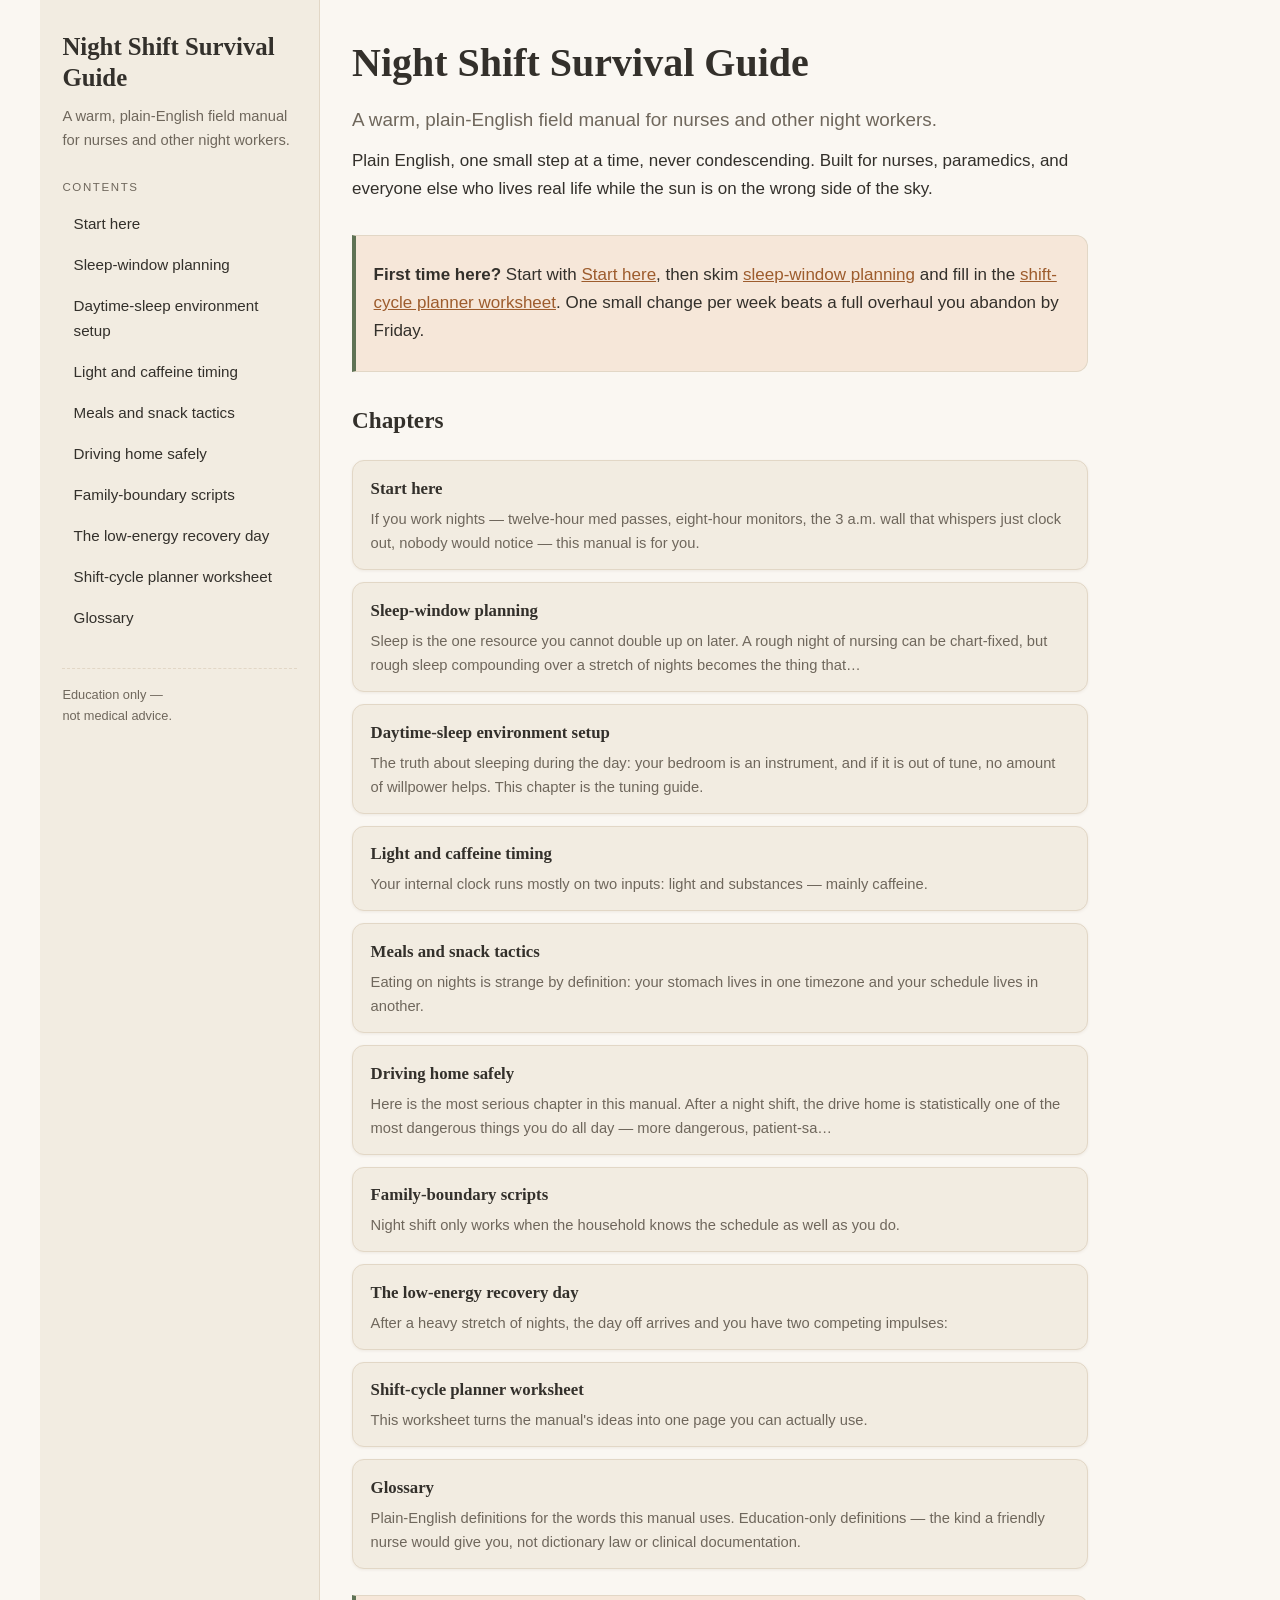
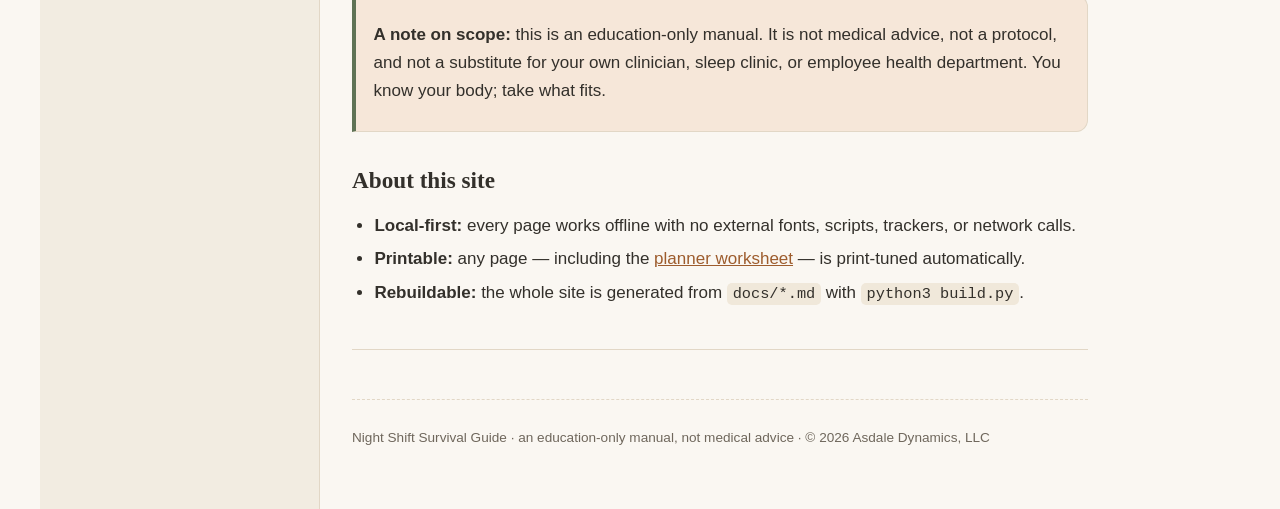
<file: site/index.html>
<!DOCTYPE html>
<html lang="en">
<head>
<meta charset="utf-8">
<meta name="viewport" content="width=device-width, initial-scale=1">
<title>Night Shift Survival Guide</title>
<meta name="description" content="A warm, plain-English field manual for nurses and other night workers.">
<link rel="stylesheet" href="styles.css">
</head>
<body>
<div class="layout">
  <aside class="sidebar">
    <a class="brand" href="index.html">Night Shift Survival Guide</a>
    <p class="tagline">A warm, plain-English field manual for nurses and other night workers.</p>
    <nav class="toc" aria-label="Chapters">
      <p class="navlabel">Contents</p>
      <ul><li><a href="introduction.html" class="navlink">Start here</a></li>
<li><a href="sleep-window-planning.html" class="navlink">Sleep-window planning</a></li>
<li><a href="daytime-sleep-environment.html" class="navlink">Daytime-sleep environment setup</a></li>
<li><a href="light-and-caffeine-timing.html" class="navlink">Light and caffeine timing</a></li>
<li><a href="meals-and-snacks.html" class="navlink">Meals and snack tactics</a></li>
<li><a href="driving-home-safety.html" class="navlink">Driving home safely</a></li>
<li><a href="family-boundary-scripts.html" class="navlink">Family-boundary scripts</a></li>
<li><a href="low-energy-recovery-day.html" class="navlink">The low-energy recovery day</a></li>
<li><a href="shift-cycle-planner.html" class="navlink">Shift-cycle planner worksheet</a></li>
<li><a href="glossary.html" class="navlink">Glossary</a></li></ul>
    </nav>
    <p class="sidefoot">Education only —<br>not medical advice.</p>
  </aside>
  <main class="main">
    <article class="page">
<section class="hero">
<h1 id="top">Night Shift Survival Guide</h1>
<p class="lede">A warm, plain-English field manual for nurses and other night workers.</p>
<p>Plain English, one small step at a time, never condescending. Built for nurses, paramedics, and everyone else who lives real life while the sun is on the wrong side of the sky.</p>
</section>
<div class="callout">
<p><strong>First time here?</strong> Start with <a href="introduction.html">Start here</a>, then skim <a href="sleep-window-planning.html">sleep-window planning</a> and fill in the <a href="shift-cycle-planner.html">shift-cycle planner worksheet</a>. One small change per week beats a full overhaul you abandon by Friday.</p>
</div>
<h2>Chapters</h2>
<ul class="cards">
<li><a href="introduction.html"><span class="card-title">Start here</span><p class="card-blurb">If you work nights — twelve-hour med passes, eight-hour monitors, the 3 a.m. wall that whispers just clock out, nobody would notice — this manual is for you.</p></a></li>
<li><a href="sleep-window-planning.html"><span class="card-title">Sleep-window planning</span><p class="card-blurb">Sleep is the one resource you cannot double up on later. A rough night of nursing can be chart-fixed, but rough sleep compounding over a stretch of nights becomes the thing that…</p></a></li>
<li><a href="daytime-sleep-environment.html"><span class="card-title">Daytime-sleep environment setup</span><p class="card-blurb">The truth about sleeping during the day: your bedroom is an instrument, and if it is out of tune, no amount of willpower helps. This chapter is the tuning guide.</p></a></li>
<li><a href="light-and-caffeine-timing.html"><span class="card-title">Light and caffeine timing</span><p class="card-blurb">Your internal clock runs mostly on two inputs: light and substances — mainly caffeine.</p></a></li>
<li><a href="meals-and-snacks.html"><span class="card-title">Meals and snack tactics</span><p class="card-blurb">Eating on nights is strange by definition: your stomach lives in one timezone and your schedule lives in another.</p></a></li>
<li><a href="driving-home-safety.html"><span class="card-title">Driving home safely</span><p class="card-blurb">Here is the most serious chapter in this manual. After a night shift, the drive home is statistically one of the most dangerous things you do all day — more dangerous, patient-sa…</p></a></li>
<li><a href="family-boundary-scripts.html"><span class="card-title">Family-boundary scripts</span><p class="card-blurb">Night shift only works when the household knows the schedule as well as you do.</p></a></li>
<li><a href="low-energy-recovery-day.html"><span class="card-title">The low-energy recovery day</span><p class="card-blurb">After a heavy stretch of nights, the day off arrives and you have two competing impulses:</p></a></li>
<li><a href="shift-cycle-planner.html"><span class="card-title">Shift-cycle planner worksheet</span><p class="card-blurb">This worksheet turns the manual&#x27;s ideas into one page you can actually use.</p></a></li>
<li><a href="glossary.html"><span class="card-title">Glossary</span><p class="card-blurb">Plain-English definitions for the words this manual uses. Education-only definitions — the kind a friendly nurse would give you, not dictionary law or clinical documentation.</p></a></li>
</ul>
<div class="callout">
<p><strong>A note on scope:</strong> this is an education-only manual. It is not medical advice, not a protocol, and not a substitute for your own clinician, sleep clinic, or employee health department. You know your body; take what fits.</p>
</div>
<h2>About this site</h2>
<ul>
<li><strong>Local-first:</strong> every page works offline with no external fonts, scripts, trackers, or network calls.</li>
<li><strong>Printable:</strong> any page — including the <a href="shift-cycle-planner.html">planner worksheet</a> — is print-tuned automatically.</li>
<li><strong>Rebuildable:</strong> the whole site is generated from <code>docs/*.md</code> with <code>python3 build.py</code>.</li>
</ul>
    </article>
    <nav class="pager" aria-label="Page navigation">
        <span class="gap"></span>        <span class="gap"></span>
    </nav>
    <footer class="foot">
      <p>Night Shift Survival Guide · an education-only manual, not medical advice · © 2026 Asdale Dynamics, LLC</p>
    </footer>
  </main>
</div>
</body>
</html>
</file>
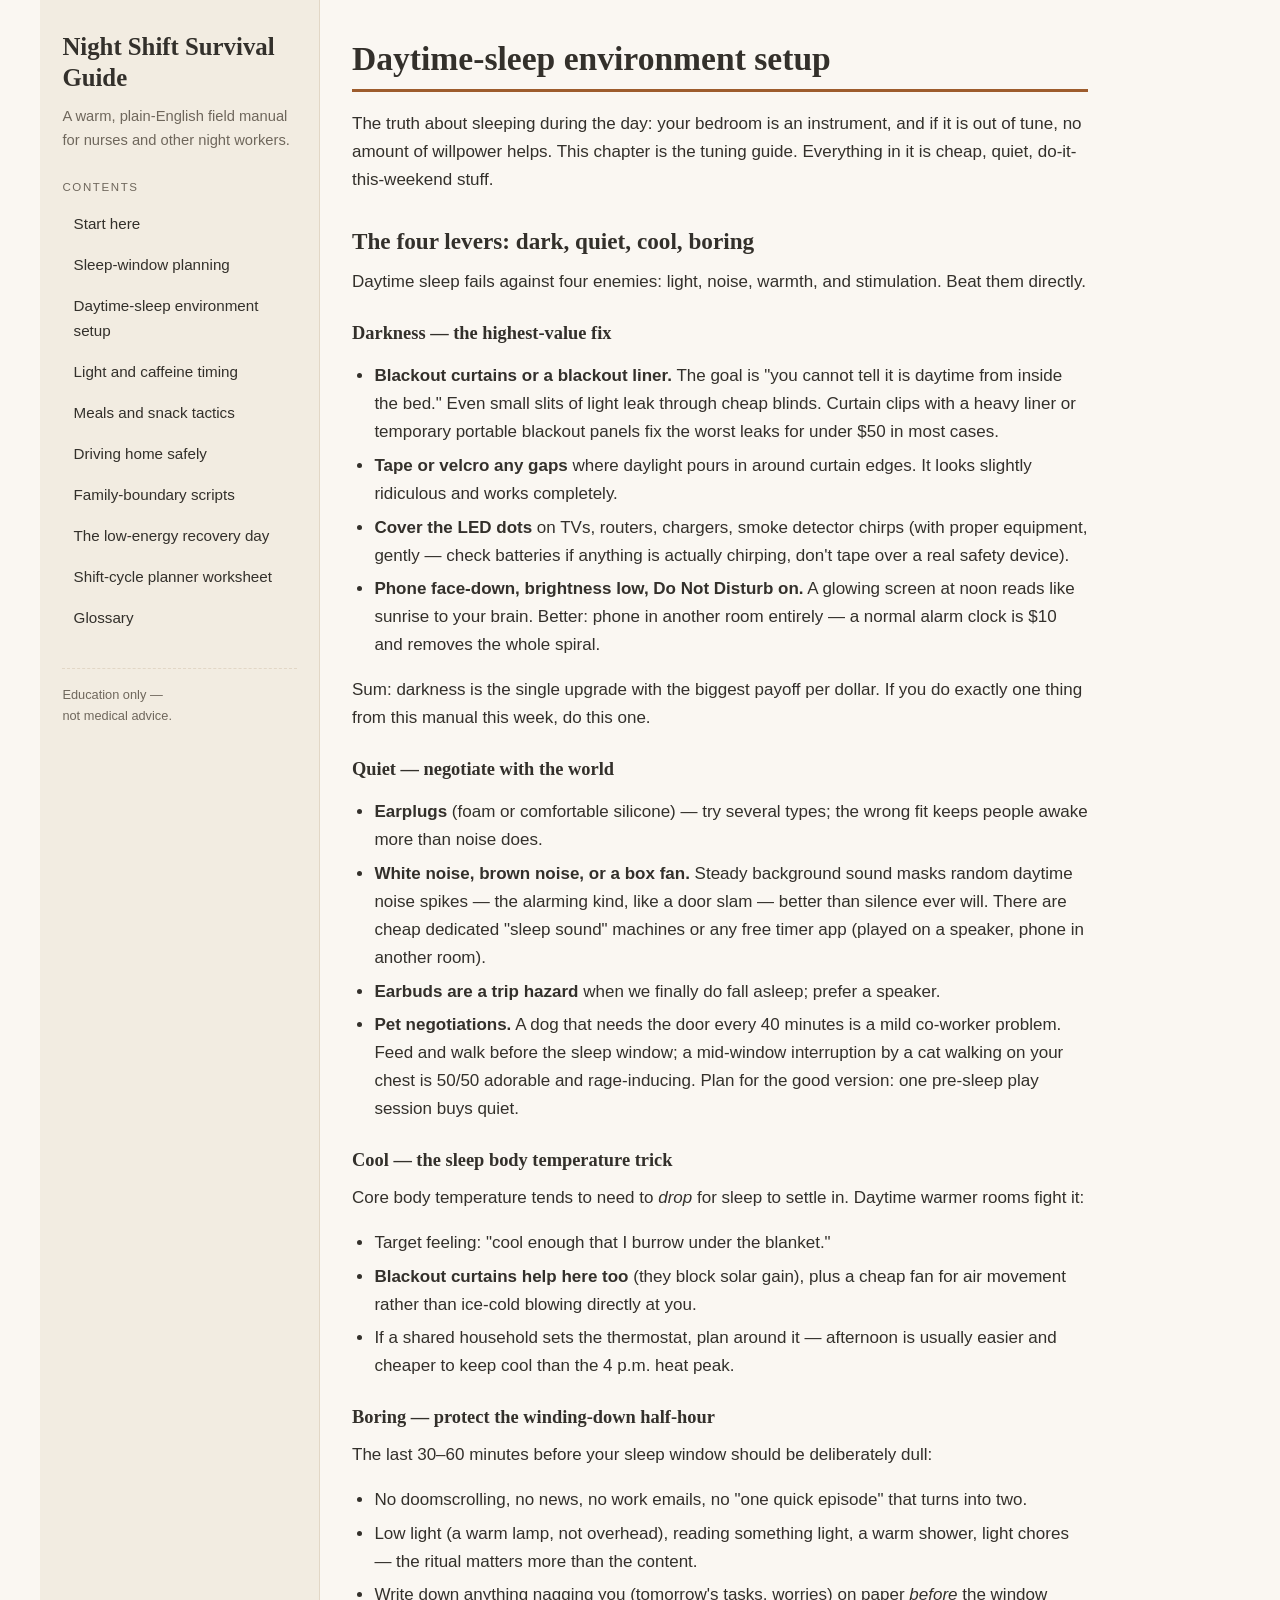
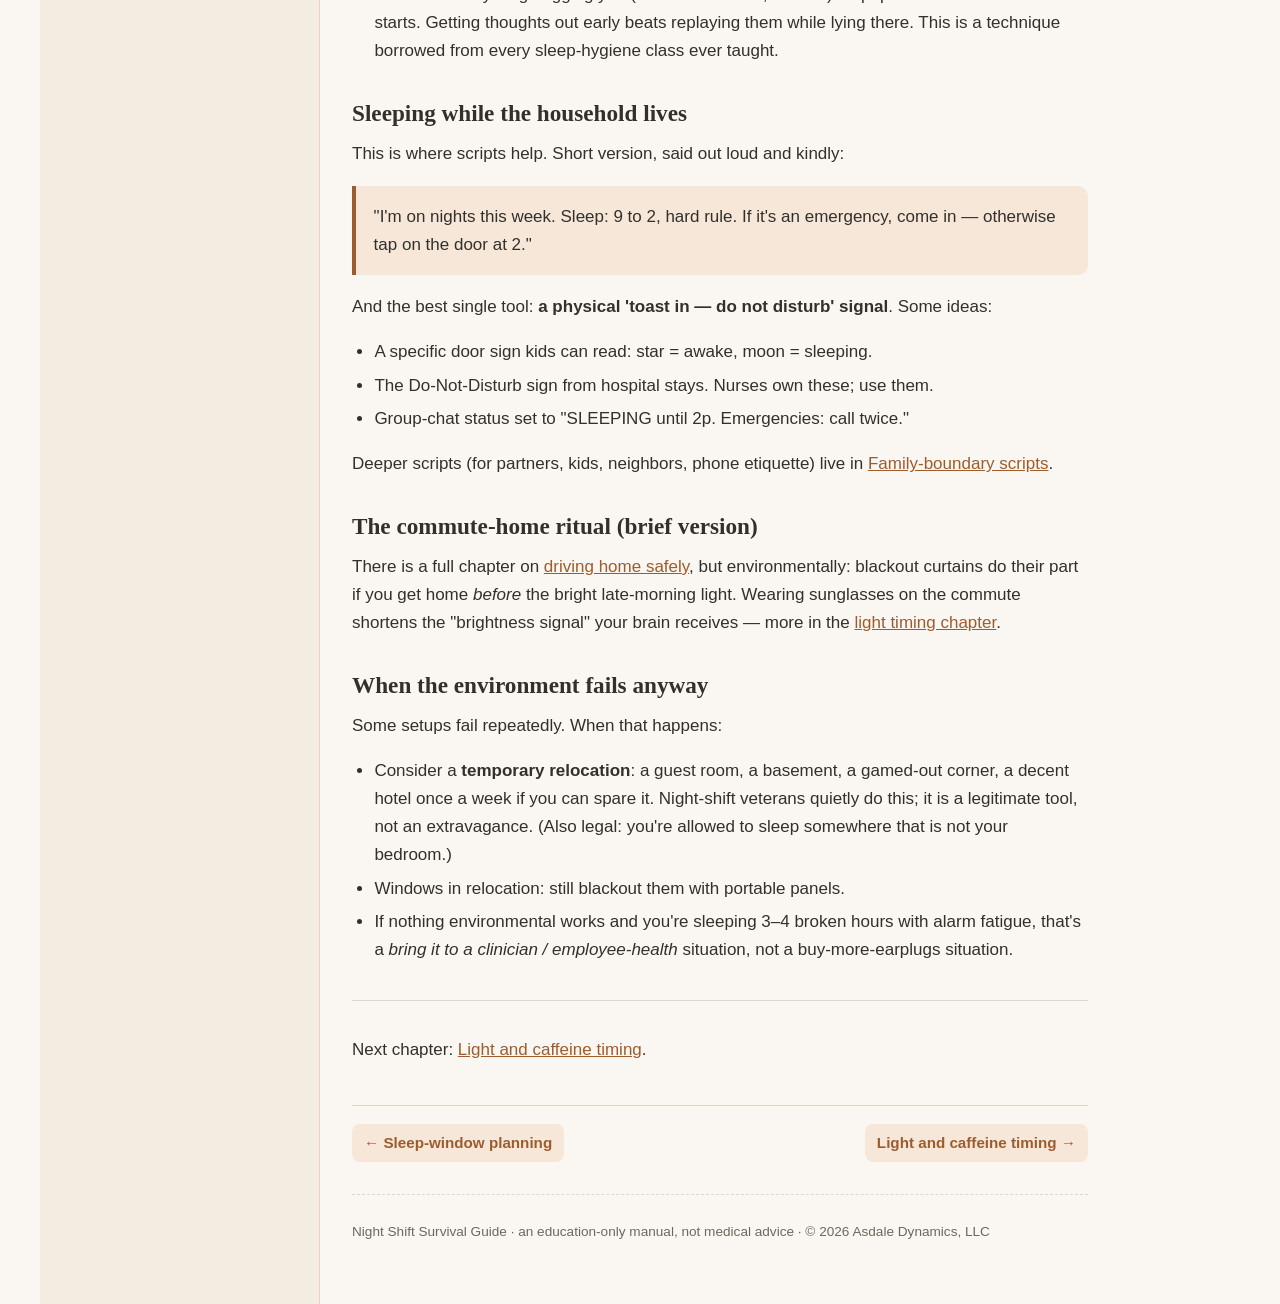
<file: site/daytime-sleep-environment.html>
<!DOCTYPE html>
<html lang="en">
<head>
<meta charset="utf-8">
<meta name="viewport" content="width=device-width, initial-scale=1">
<title>Daytime-sleep environment setup · Night Shift Survival Guide</title>
<meta name="description" content="The truth about sleeping during the day: your bedroom is an instrument, and if it is out of tune, no amount of willpower helps. This chapter is the tuning guide.">
<link rel="stylesheet" href="styles.css">
</head>
<body>
<div class="layout">
  <aside class="sidebar">
    <a class="brand" href="index.html">Night Shift Survival Guide</a>
    <p class="tagline">A warm, plain-English field manual for nurses and other night workers.</p>
    <nav class="toc" aria-label="Chapters">
      <p class="navlabel">Contents</p>
      <ul><li><a href="introduction.html" class="navlink">Start here</a></li>
<li><a href="sleep-window-planning.html" class="navlink">Sleep-window planning</a></li>
<li><a href="daytime-sleep-environment.html" class="navlink" current>Daytime-sleep environment setup</a></li>
<li><a href="light-and-caffeine-timing.html" class="navlink">Light and caffeine timing</a></li>
<li><a href="meals-and-snacks.html" class="navlink">Meals and snack tactics</a></li>
<li><a href="driving-home-safety.html" class="navlink">Driving home safely</a></li>
<li><a href="family-boundary-scripts.html" class="navlink">Family-boundary scripts</a></li>
<li><a href="low-energy-recovery-day.html" class="navlink">The low-energy recovery day</a></li>
<li><a href="shift-cycle-planner.html" class="navlink">Shift-cycle planner worksheet</a></li>
<li><a href="glossary.html" class="navlink">Glossary</a></li></ul>
    </nav>
    <p class="sidefoot">Education only —<br>not medical advice.</p>
  </aside>
  <main class="main">
    <article class="page">
<h1 id="daytime-sleep-environment-setup">Daytime-sleep environment setup</h1>
<p>The truth about sleeping during the day: your bedroom is an instrument, and if it is out of tune, no amount of willpower helps. This chapter is the tuning guide. Everything in it is cheap, quiet, do-it-this-weekend stuff.</p>
<h2 id="the-four-levers-dark-quiet-cool-boring">The four levers: dark, quiet, cool, boring</h2>
<p>Daytime sleep fails against four enemies: light, noise, warmth, and stimulation. Beat them directly.</p>
<h3 id="darkness-the-highest-value-fix">Darkness — the highest-value fix</h3>
<ul><li><strong>Blackout curtains or a blackout liner.</strong> The goal is "you cannot tell it is daytime from inside the bed." Even small slits of light leak through cheap blinds. Curtain clips with a heavy liner or temporary portable blackout panels fix the worst leaks for under $50 in most cases.</li><li><strong>Tape or velcro any gaps</strong> where daylight pours in around curtain edges. It looks slightly ridiculous and works completely.</li><li><strong>Cover the LED dots</strong> on TVs, routers, chargers, smoke detector chirps (with proper equipment, gently — check batteries if anything is actually chirping, don't tape over a real safety device).</li><li><strong>Phone face-down, brightness low, Do Not Disturb on.</strong> A glowing screen at noon reads like sunrise to your brain. Better: phone in another room entirely — a normal alarm clock is $10 and removes the whole spiral.</li></ul>
<p>Sum: darkness is the single upgrade with the biggest payoff per dollar. If you do exactly one thing from this manual this week, do this one.</p>
<h3 id="quiet-negotiate-with-the-world">Quiet — negotiate with the world</h3>
<ul><li><strong>Earplugs</strong> (foam or comfortable silicone) — try several types; the wrong fit keeps people awake more than noise does.</li><li><strong>White noise, brown noise, or a box fan.</strong> Steady background sound masks random daytime noise spikes — the alarming kind, like a door slam — better than silence ever will. There are cheap dedicated "sleep sound" machines or any free timer app (played on a speaker, phone in another room).</li><li><strong>Earbuds are a trip hazard</strong> when we finally do fall asleep; prefer a speaker.</li><li><strong>Pet negotiations.</strong> A dog that needs the door every 40 minutes is a mild co-worker problem. Feed and walk before the sleep window; a mid-window interruption by a cat walking on your chest is 50/50 adorable and rage-inducing. Plan for the good version: one pre-sleep play session buys quiet.</li></ul>
<h3 id="cool-the-sleep-body-temperature-trick">Cool — the sleep body temperature trick</h3>
<p>Core body temperature tends to need to <em>drop</em> for sleep to settle in. Daytime warmer rooms fight it:</p>
<ul><li>Target feeling: "cool enough that I burrow under the blanket."</li><li><strong>Blackout curtains help here too</strong> (they block solar gain), plus a cheap fan for air movement rather than ice-cold blowing directly at you.</li><li>If a shared household sets the thermostat, plan around it — afternoon is usually easier and cheaper to keep cool than the 4 p.m. heat peak.</li></ul>
<h3 id="boring-protect-the-winding-down-half-hour">Boring — protect the winding-down half-hour</h3>
<p>The last 30–60 minutes before your sleep window should be deliberately dull:</p>
<ul><li>No doomscrolling, no news, no work emails, no "one quick episode" that turns into two.</li><li>Low light (a warm lamp, not overhead), reading something light, a warm shower, light chores — the ritual matters more than the content.</li><li>Write down anything nagging you (tomorrow's tasks, worries) on paper <em>before</em> the window starts. Getting thoughts out early beats replaying them while lying there. This is a technique borrowed from every sleep-hygiene class ever taught.</li></ul>
<h2 id="sleeping-while-the-household-lives">Sleeping while the household lives</h2>
<p>This is where scripts help. Short version, said out loud and kindly:</p>
<blockquote><p>"I'm on nights this week. Sleep: 9 to 2, hard rule. If it's an emergency, come in — otherwise tap on the door at 2."</p></blockquote>
<p>And the best single tool: <strong>a physical 'toast in — do not disturb' signal</strong>. Some ideas:</p>
<ul><li>A specific door sign kids can read: star = awake, moon = sleeping.</li><li>The Do-Not-Disturb sign from hospital stays. Nurses own these; use them.</li><li>Group-chat status set to "SLEEPING until 2p. Emergencies: call twice."</li></ul>
<p>Deeper scripts (for partners, kids, neighbors, phone etiquette) live in <a href="family-boundary-scripts.html">Family-boundary scripts</a>.</p>
<h2 id="the-commute-home-ritual-brief-version">The commute-home ritual (brief version)</h2>
<p>There is a full chapter on <a href="driving-home-safety.html">driving home safely</a>, but environmentally: blackout curtains do their part if you get home <em>before</em> the bright late-morning light. Wearing sunglasses on the commute shortens the "brightness signal" your brain receives — more in the <a href="light-and-caffeine-timing.html">light timing chapter</a>.</p>
<h2 id="when-the-environment-fails-anyway">When the environment fails anyway</h2>
<p>Some setups fail repeatedly. When that happens:</p>
<ul><li>Consider a <strong>temporary relocation</strong>: a guest room, a basement, a gamed-out corner, a decent hotel once a week if you can spare it. Night-shift veterans quietly do this; it is a legitimate tool, not an extravagance. (Also legal: you're allowed to sleep somewhere that is not your bedroom.)</li><li>Windows in relocation: still blackout them with portable panels.</li><li>If nothing environmental works and you're sleeping 3–4 broken hours with alarm fatigue, that's a <em>bring it to a clinician / employee-health</em> situation, not a buy-more-earplugs situation.</li></ul>
<hr>
<p>Next chapter: <a href="light-and-caffeine-timing.html">Light and caffeine timing</a>.</p>
    </article>
    <nav class="pager" aria-label="Page navigation">
        <a class="prev" href="sleep-window-planning.html">&larr; Sleep-window planning</a>        <a class="next" href="light-and-caffeine-timing.html">Light and caffeine timing &rarr;</a>
    </nav>
    <footer class="foot">
      <p>Night Shift Survival Guide · an education-only manual, not medical advice · © 2026 Asdale Dynamics, LLC</p>
    </footer>
  </main>
</div>
</body>
</html>
</file>
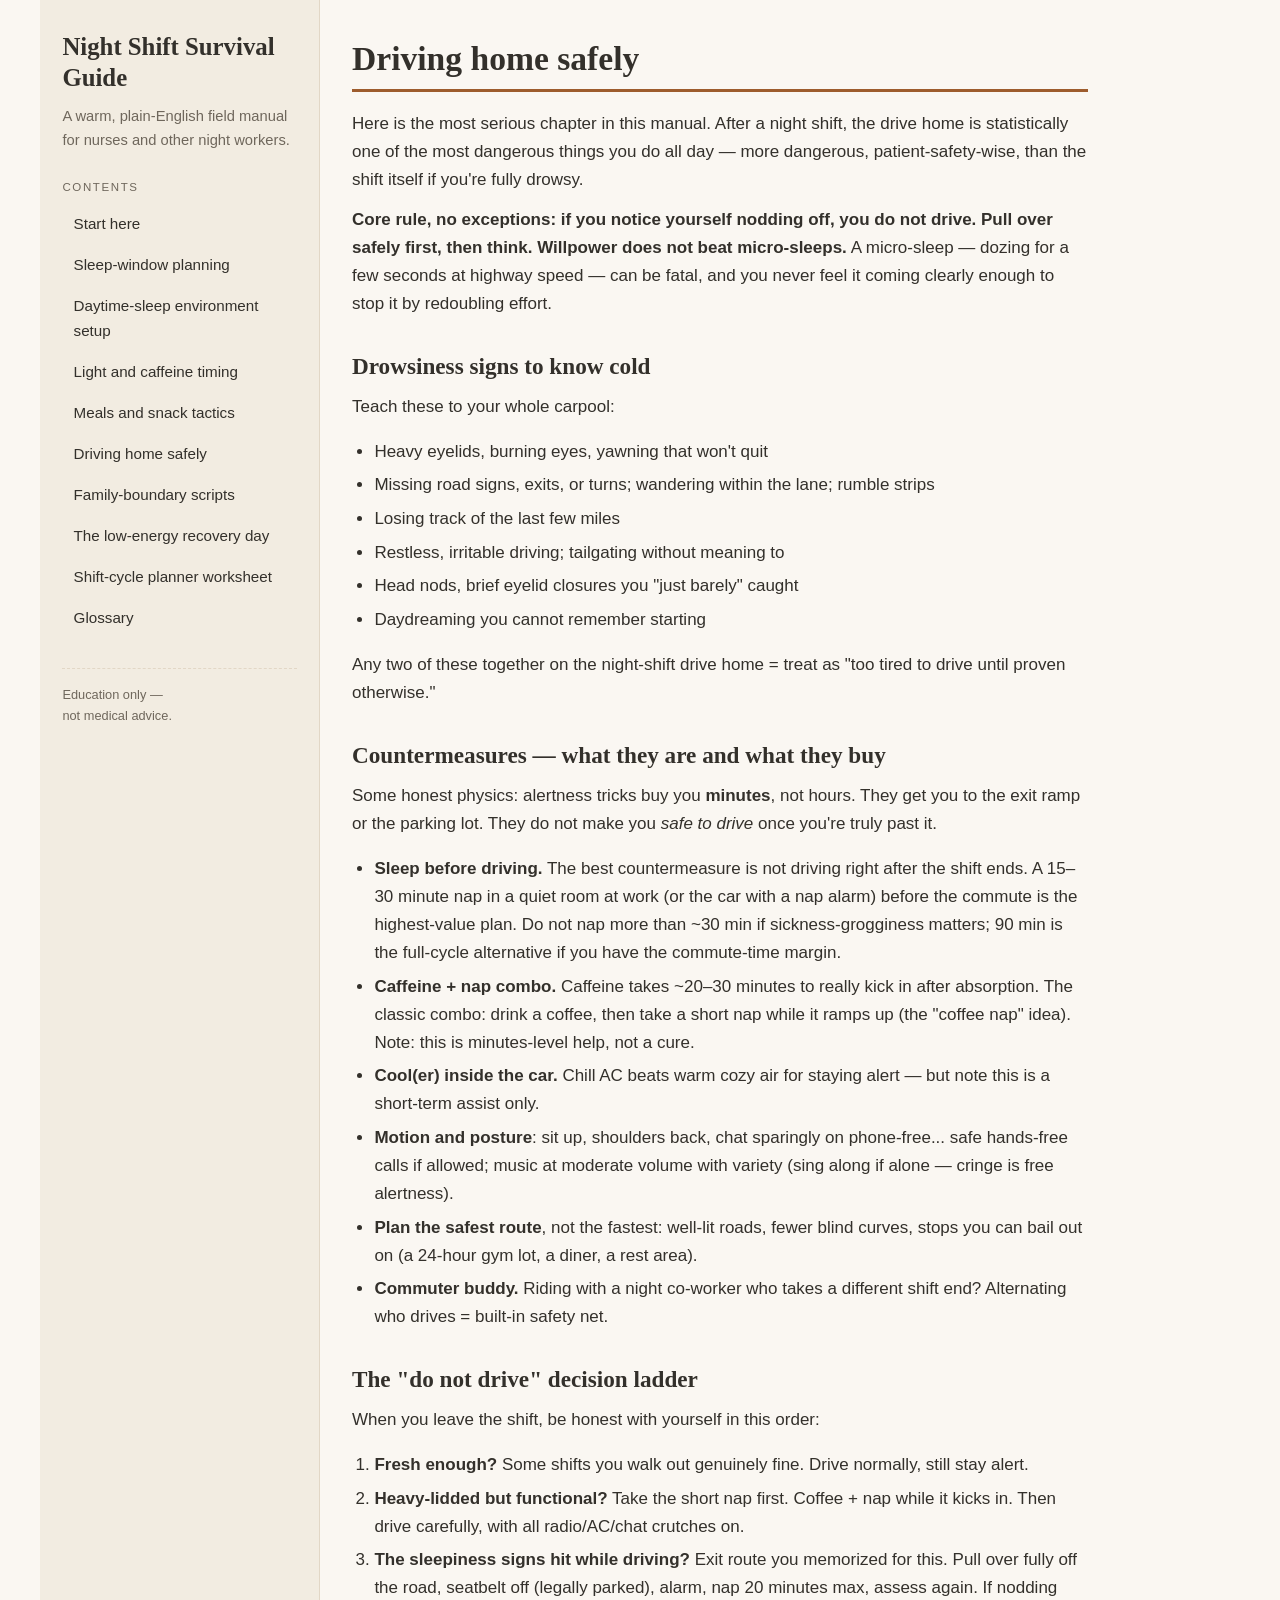
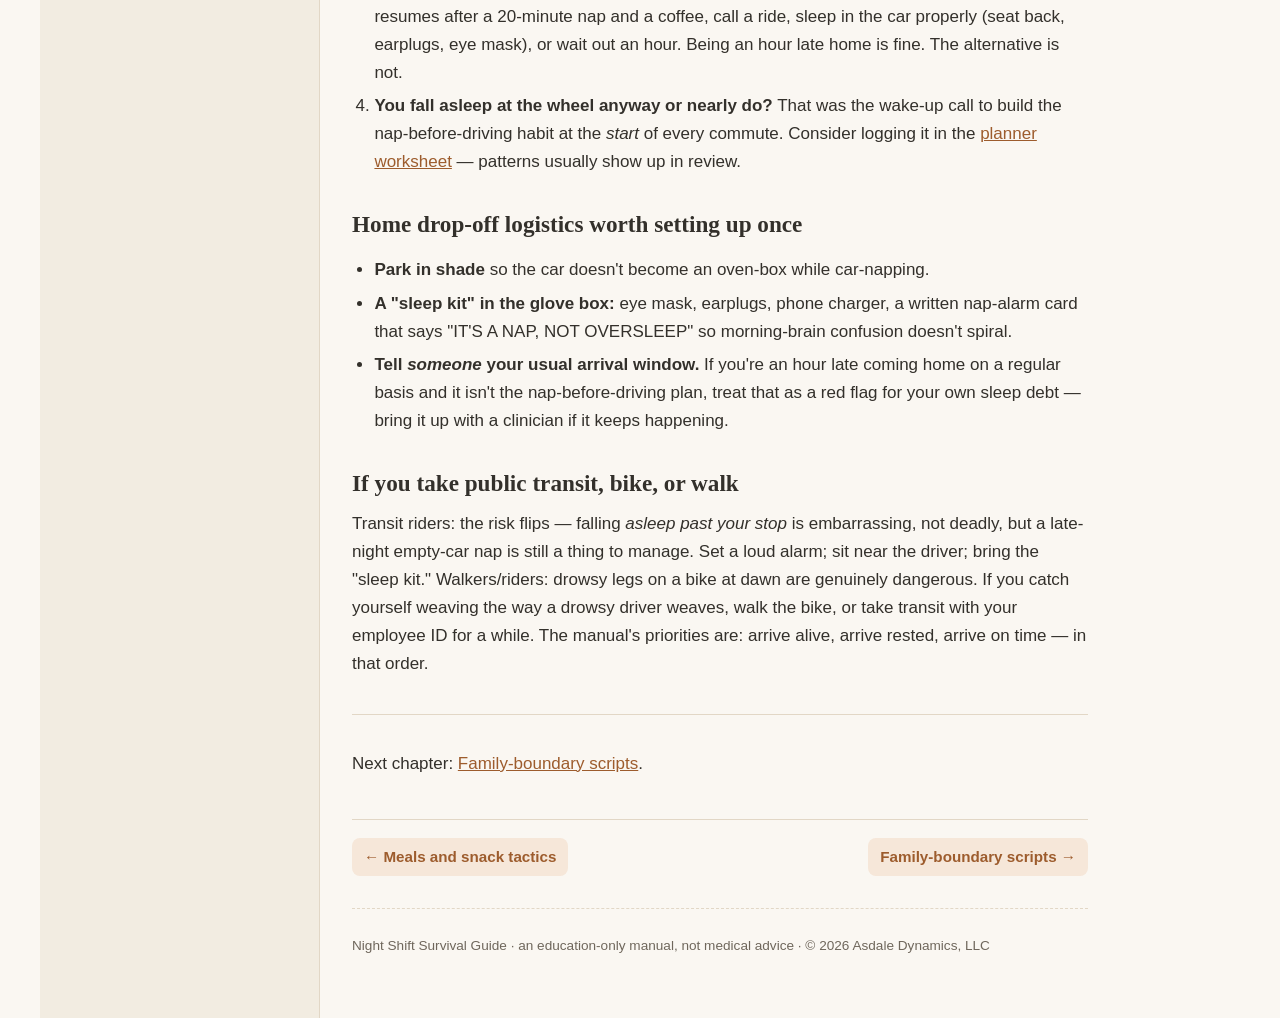
<file: site/driving-home-safety.html>
<!DOCTYPE html>
<html lang="en">
<head>
<meta charset="utf-8">
<meta name="viewport" content="width=device-width, initial-scale=1">
<title>Driving home safely · Night Shift Survival Guide</title>
<meta name="description" content="Here is the most serious chapter in this manual. After a night shift, the drive home is statistically one of the most dangerous things you do all day — more dangerous, patient-sa…">
<link rel="stylesheet" href="styles.css">
</head>
<body>
<div class="layout">
  <aside class="sidebar">
    <a class="brand" href="index.html">Night Shift Survival Guide</a>
    <p class="tagline">A warm, plain-English field manual for nurses and other night workers.</p>
    <nav class="toc" aria-label="Chapters">
      <p class="navlabel">Contents</p>
      <ul><li><a href="introduction.html" class="navlink">Start here</a></li>
<li><a href="sleep-window-planning.html" class="navlink">Sleep-window planning</a></li>
<li><a href="daytime-sleep-environment.html" class="navlink">Daytime-sleep environment setup</a></li>
<li><a href="light-and-caffeine-timing.html" class="navlink">Light and caffeine timing</a></li>
<li><a href="meals-and-snacks.html" class="navlink">Meals and snack tactics</a></li>
<li><a href="driving-home-safety.html" class="navlink" current>Driving home safely</a></li>
<li><a href="family-boundary-scripts.html" class="navlink">Family-boundary scripts</a></li>
<li><a href="low-energy-recovery-day.html" class="navlink">The low-energy recovery day</a></li>
<li><a href="shift-cycle-planner.html" class="navlink">Shift-cycle planner worksheet</a></li>
<li><a href="glossary.html" class="navlink">Glossary</a></li></ul>
    </nav>
    <p class="sidefoot">Education only —<br>not medical advice.</p>
  </aside>
  <main class="main">
    <article class="page">
<h1 id="driving-home-safely">Driving home safely</h1>
<p>Here is the most serious chapter in this manual. After a night shift, the drive home is statistically one of the most dangerous things you do all day — more dangerous, patient-safety-wise, than the shift itself if you're fully drowsy.</p>
<p><strong>Core rule, no exceptions: if you notice yourself nodding off, you do not drive. Pull over safely first, then think. Willpower does not beat micro-sleeps.</strong> A micro-sleep — dozing for a few seconds at highway speed — can be fatal, and you never feel it coming clearly enough to stop it by redoubling effort.</p>
<h2 id="drowsiness-signs-to-know-cold">Drowsiness signs to know cold</h2>
<p>Teach these to your whole carpool:</p>
<ul><li>Heavy eyelids, burning eyes, yawning that won't quit</li><li>Missing road signs, exits, or turns; wandering within the lane; rumble strips</li><li>Losing track of the last few miles</li><li>Restless, irritable driving; tailgating without meaning to</li><li>Head nods, brief eyelid closures you "just barely" caught</li><li>Daydreaming you cannot remember starting</li></ul>
<p>Any two of these together on the night-shift drive home = treat as "too tired to drive until proven otherwise."</p>
<h2 id="countermeasures-what-they-are-and-what-they-buy">Countermeasures — what they are and what they buy</h2>
<p>Some honest physics: alertness tricks buy you <strong>minutes</strong>, not hours. They get you to the exit ramp or the parking lot. They do not make you <em>safe to drive</em> once you're truly past it.</p>
<ul><li><strong>Sleep before driving.</strong> The best countermeasure is not driving right after the shift ends. A 15–30 minute nap in a quiet room at work (or the car with a nap alarm) before the commute is the highest-value plan. Do not nap more than ~30 min if sickness-grogginess matters; 90 min is the full-cycle alternative if you have the commute-time margin.</li><li><strong>Caffeine + nap combo.</strong> Caffeine takes ~20–30 minutes to really kick in after absorption. The classic combo: drink a coffee, then take a short nap while it ramps up (the "coffee nap" idea). Note: this is minutes-level help, not a cure.</li><li><strong>Cool(er) inside the car.</strong> Chill AC beats warm cozy air for staying alert — but note this is a short-term assist only.</li><li><strong>Motion and posture</strong>: sit up, shoulders back, chat sparingly on phone-free... safe hands-free calls if allowed; music at moderate volume with variety (sing along if alone — cringe is free alertness).</li><li><strong>Plan the safest route</strong>, not the fastest: well-lit roads, fewer blind curves, stops you can bail out on (a 24-hour gym lot, a diner, a rest area).</li><li><strong>Commuter buddy.</strong> Riding with a night co-worker who takes a different shift end? Alternating who drives = built-in safety net.</li></ul>
<h2 id="the-do-not-drive-decision-ladder">The "do not drive" decision ladder</h2>
<p>When you leave the shift, be honest with yourself in this order:</p>
<ol><li><strong>Fresh enough?</strong> Some shifts you walk out genuinely fine. Drive normally, still stay alert.</li><li><strong>Heavy-lidded but functional?</strong> Take the short nap first. Coffee + nap while it kicks in. Then drive carefully, with all radio/AC/chat crutches on.</li><li><strong>The sleepiness signs hit while driving?</strong> Exit route you memorized for this. Pull over fully off the road, seatbelt off (legally parked), alarm, nap 20 minutes max, assess again. If nodding resumes after a 20-minute nap and a coffee, call a ride, sleep in the car properly (seat back, earplugs, eye mask), or wait out an hour. Being an hour late home is fine. The alternative is not.</li><li><strong>You fall asleep at the wheel anyway or nearly do?</strong> That was the wake-up call to build the nap-before-driving habit at the <em>start</em> of every commute. Consider logging it in the <a href="shift-cycle-planner.html">planner worksheet</a> — patterns usually show up in review.</li></ol>
<h2 id="home-drop-off-logistics-worth-setting-up-once">Home drop-off logistics worth setting up once</h2>
<ul><li><strong>Park in shade</strong> so the car doesn't become an oven-box while car-napping.</li><li><strong>A "sleep kit" in the glove box:</strong> eye mask, earplugs, phone charger, a written nap-alarm card that says "IT'S A NAP, NOT OVERSLEEP" so morning-brain confusion doesn't spiral.</li><li><strong>Tell <em>someone</em> your usual arrival window.</strong> If you're an hour late coming home on a regular basis and it isn't the nap-before-driving plan, treat that as a red flag for your own sleep debt — bring it up with a clinician if it keeps happening.</li></ul>
<h2 id="if-you-take-public-transit-bike-or-walk">If you take public transit, bike, or walk</h2>
<p>Transit riders: the risk flips — falling <em>asleep past your stop</em> is embarrassing, not deadly, but a late-night empty-car nap is still a thing to manage. Set a loud alarm; sit near the driver; bring the "sleep kit." Walkers/riders: drowsy legs on a bike at dawn are genuinely dangerous. If you catch yourself weaving the way a drowsy driver weaves, walk the bike, or take transit with your employee ID for a while. The manual's priorities are: arrive alive, arrive rested, arrive on time — in that order.</p>
<hr>
<p>Next chapter: <a href="family-boundary-scripts.html">Family-boundary scripts</a>.</p>
    </article>
    <nav class="pager" aria-label="Page navigation">
        <a class="prev" href="meals-and-snacks.html">&larr; Meals and snack tactics</a>        <a class="next" href="family-boundary-scripts.html">Family-boundary scripts &rarr;</a>
    </nav>
    <footer class="foot">
      <p>Night Shift Survival Guide · an education-only manual, not medical advice · © 2026 Asdale Dynamics, LLC</p>
    </footer>
  </main>
</div>
</body>
</html>
</file>
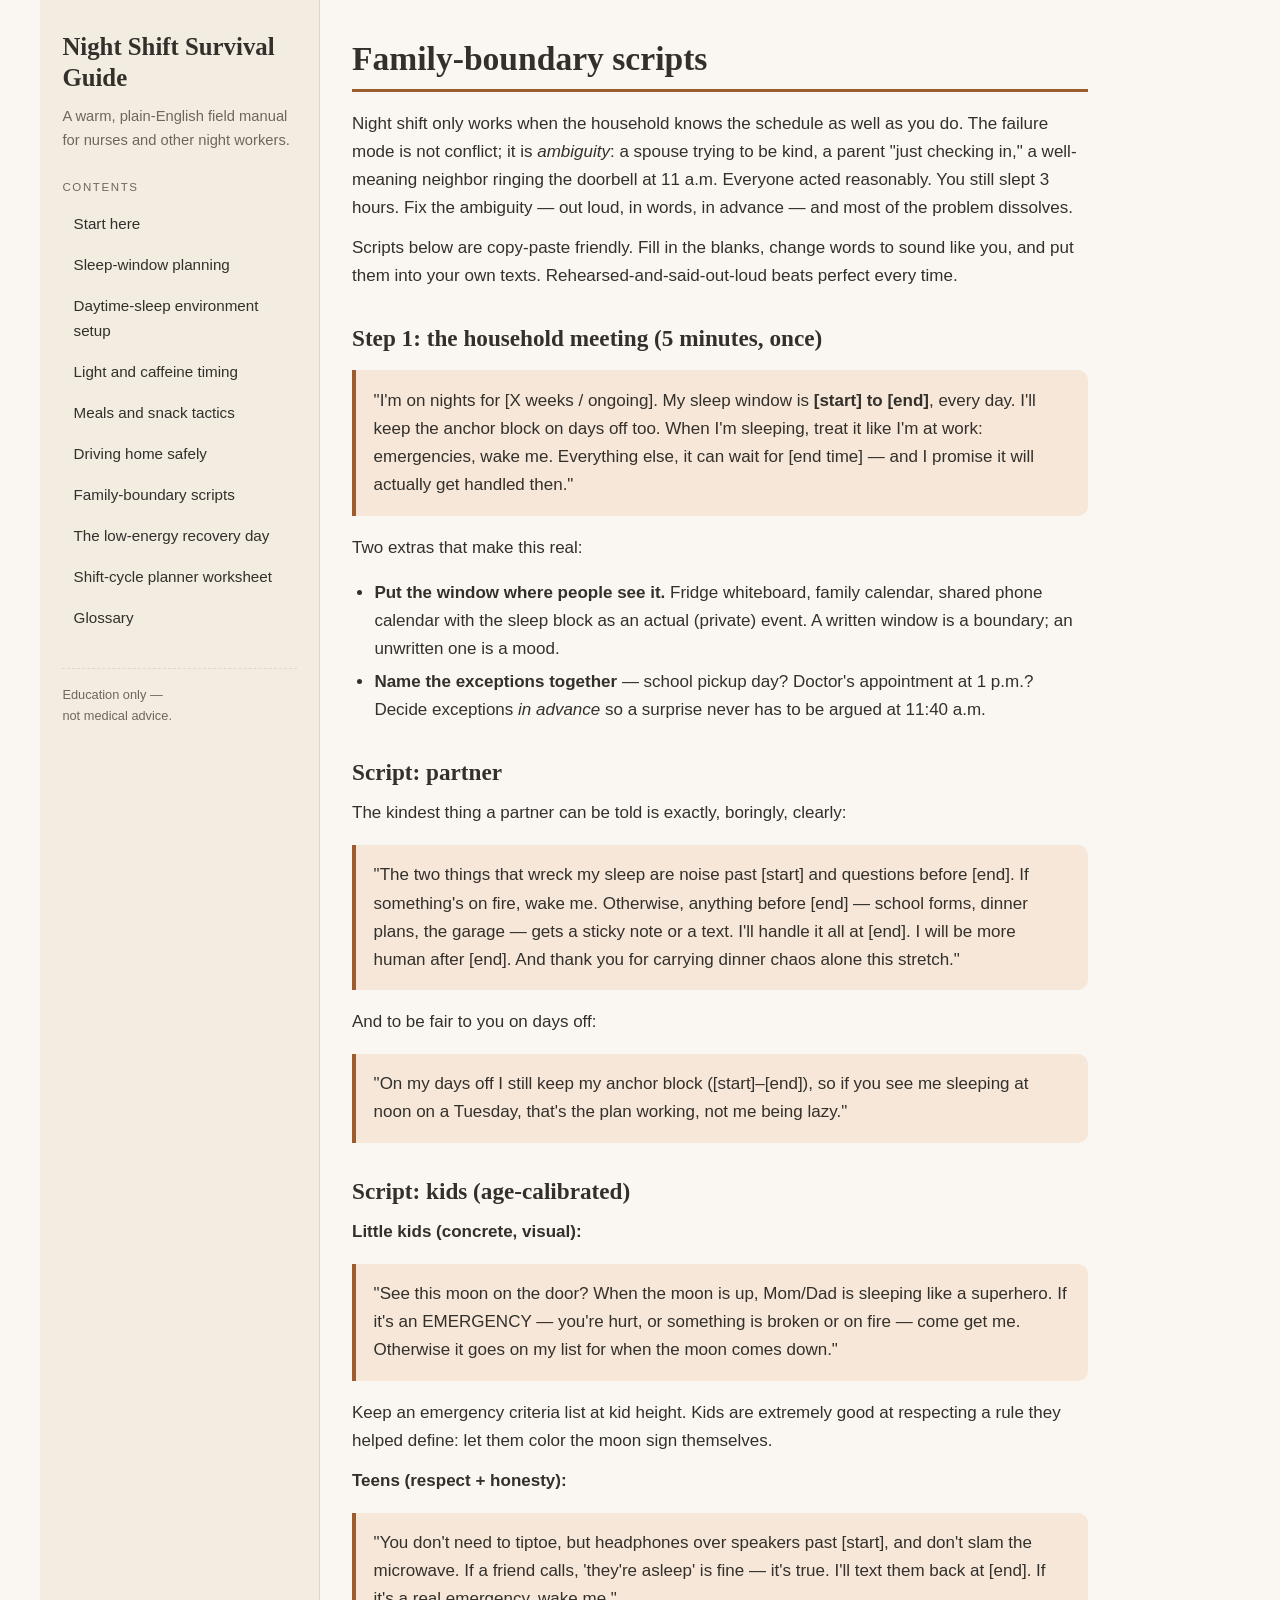
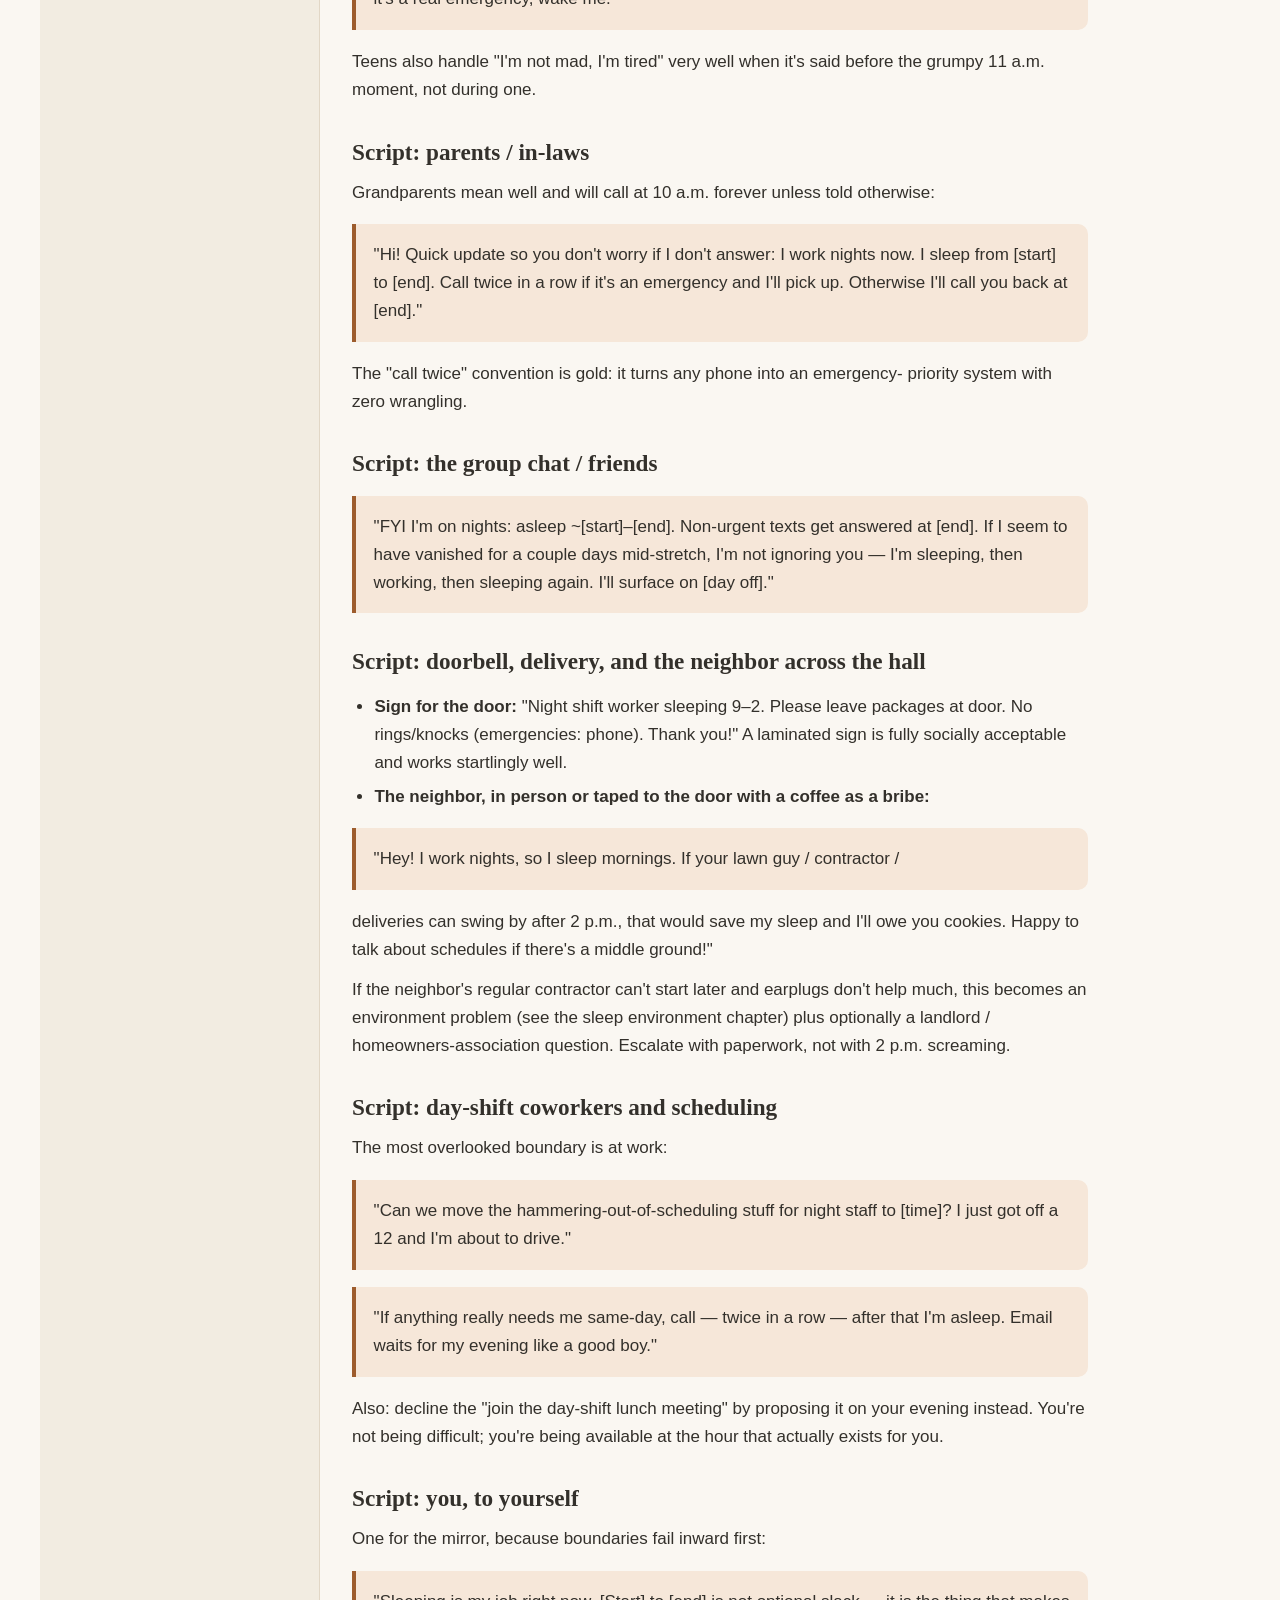
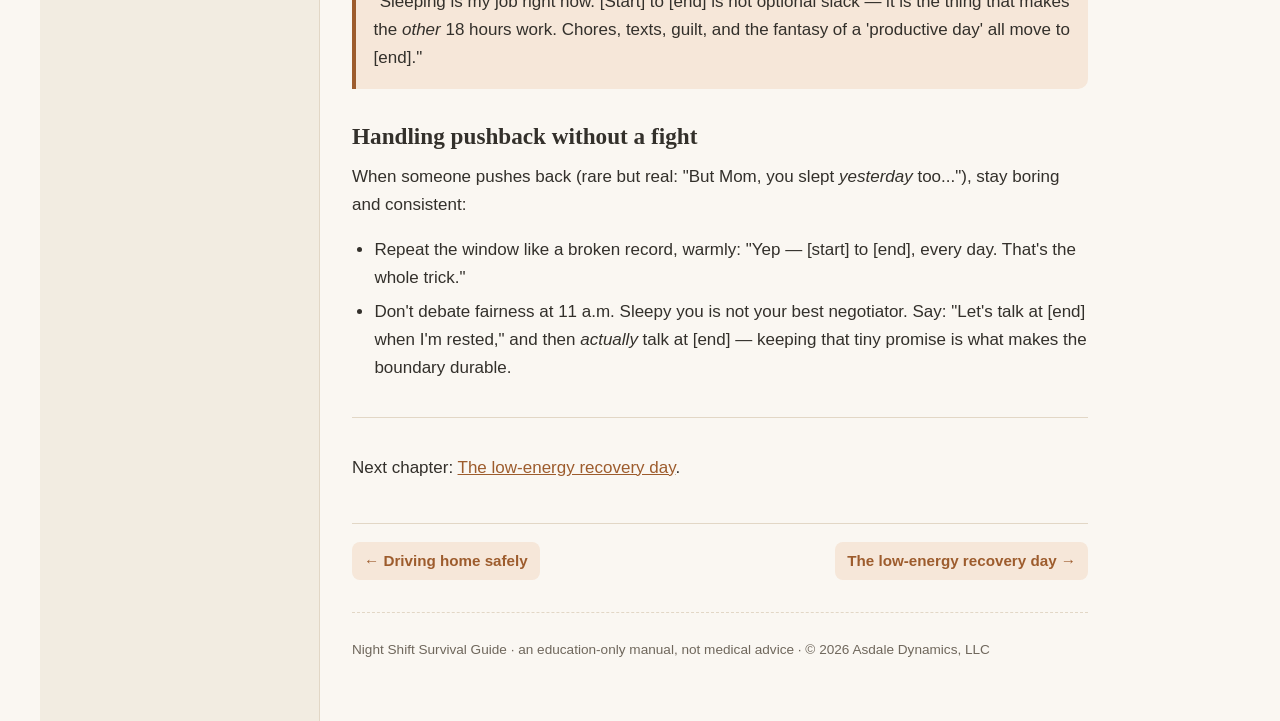
<file: site/family-boundary-scripts.html>
<!DOCTYPE html>
<html lang="en">
<head>
<meta charset="utf-8">
<meta name="viewport" content="width=device-width, initial-scale=1">
<title>Family-boundary scripts · Night Shift Survival Guide</title>
<meta name="description" content="Night shift only works when the household knows the schedule as well as you do.">
<link rel="stylesheet" href="styles.css">
</head>
<body>
<div class="layout">
  <aside class="sidebar">
    <a class="brand" href="index.html">Night Shift Survival Guide</a>
    <p class="tagline">A warm, plain-English field manual for nurses and other night workers.</p>
    <nav class="toc" aria-label="Chapters">
      <p class="navlabel">Contents</p>
      <ul><li><a href="introduction.html" class="navlink">Start here</a></li>
<li><a href="sleep-window-planning.html" class="navlink">Sleep-window planning</a></li>
<li><a href="daytime-sleep-environment.html" class="navlink">Daytime-sleep environment setup</a></li>
<li><a href="light-and-caffeine-timing.html" class="navlink">Light and caffeine timing</a></li>
<li><a href="meals-and-snacks.html" class="navlink">Meals and snack tactics</a></li>
<li><a href="driving-home-safety.html" class="navlink">Driving home safely</a></li>
<li><a href="family-boundary-scripts.html" class="navlink" current>Family-boundary scripts</a></li>
<li><a href="low-energy-recovery-day.html" class="navlink">The low-energy recovery day</a></li>
<li><a href="shift-cycle-planner.html" class="navlink">Shift-cycle planner worksheet</a></li>
<li><a href="glossary.html" class="navlink">Glossary</a></li></ul>
    </nav>
    <p class="sidefoot">Education only —<br>not medical advice.</p>
  </aside>
  <main class="main">
    <article class="page">
<h1 id="family-boundary-scripts">Family-boundary scripts</h1>
<p>Night shift only works when the household knows the schedule as well as you do. The failure mode is not conflict; it is <em>ambiguity</em>: a spouse trying to be kind, a parent "just checking in," a well-meaning neighbor ringing the doorbell at 11 a.m. Everyone acted reasonably. You still slept 3 hours. Fix the ambiguity — out loud, in words, in advance — and most of the problem dissolves.</p>
<p>Scripts below are copy-paste friendly. Fill in the blanks, change words to sound like you, and put them into your own texts. Rehearsed-and-said-out-loud beats perfect every time.</p>
<h2 id="step-1-the-household-meeting-5-minutes-once">Step 1: the household meeting (5 minutes, once)</h2>
<blockquote><p>"I'm on nights for [X weeks / ongoing]. My sleep window is <strong>[start] to [end]</strong>, every day. I'll keep the anchor block on days off too. When I'm sleeping, treat it like I'm at work: emergencies, wake me. Everything else, it can wait for [end time] — and I promise it will actually get handled then."</p></blockquote>
<p>Two extras that make this real:</p>
<ul><li><strong>Put the window where people see it.</strong> Fridge whiteboard, family calendar, shared phone calendar with the sleep block as an actual (private) event. A written window is a boundary; an unwritten one is a mood.</li><li><strong>Name the exceptions together</strong> — school pickup day? Doctor's appointment at 1 p.m.? Decide exceptions <em>in advance</em> so a surprise never has to be argued at 11:40 a.m.</li></ul>
<h2 id="script-partner">Script: partner</h2>
<p>The kindest thing a partner can be told is exactly, boringly, clearly:</p>
<blockquote><p>"The two things that wreck my sleep are noise past [start] and questions before [end]. If something's on fire, wake me. Otherwise, anything before [end] — school forms, dinner plans, the garage — gets a sticky note or a text. I'll handle it all at [end]. I will be more human after [end]. And thank you for carrying dinner chaos alone this stretch."</p></blockquote>
<p>And to be fair to you on days off:</p>
<blockquote><p>"On my days off I still keep my anchor block ([start]–[end]), so if you see me sleeping at noon on a Tuesday, that's the plan working, not me being lazy."</p></blockquote>
<h2 id="script-kids-age-calibrated">Script: kids (age-calibrated)</h2>
<p><strong>Little kids (concrete, visual):</strong></p>
<blockquote><p>"See this moon on the door? When the moon is up, Mom/Dad is sleeping like a superhero. If it's an EMERGENCY — you're hurt, or something is broken or on fire — come get me. Otherwise it goes on my list for when the moon comes down."</p></blockquote>
<p>Keep an emergency criteria list at kid height. Kids are extremely good at respecting a rule they helped define: let them color the moon sign themselves.</p>
<p><strong>Teens (respect + honesty):</strong></p>
<blockquote><p>"You don't need to tiptoe, but headphones over speakers past [start], and don't slam the microwave. If a friend calls, 'they're asleep' is fine — it's true. I'll text them back at [end]. If it's a real emergency, wake me."</p></blockquote>
<p>Teens also handle "I'm not mad, I'm tired" very well when it's said before the grumpy 11 a.m. moment, not during one.</p>
<h2 id="script-parents-in-laws">Script: parents / in-laws</h2>
<p>Grandparents mean well and will call at 10 a.m. forever unless told otherwise:</p>
<blockquote><p>"Hi! Quick update so you don't worry if I don't answer: I work nights now. I sleep from [start] to [end]. Call twice in a row if it's an emergency and I'll pick up. Otherwise I'll call you back at [end]."</p></blockquote>
<p>The "call twice" convention is gold: it turns any phone into an emergency- priority system with zero wrangling.</p>
<h2 id="script-the-group-chat-friends">Script: the group chat / friends</h2>
<blockquote><p>"FYI I'm on nights: asleep ~[start]–[end]. Non-urgent texts get answered at [end]. If I seem to have vanished for a couple days mid-stretch, I'm not ignoring you — I'm sleeping, then working, then sleeping again. I'll surface on [day off]."</p></blockquote>
<h2 id="script-doorbell-delivery-and-the-neighbor-across-the-hall">Script: doorbell, delivery, and the neighbor across the hall</h2>
<ul><li><strong>Sign for the door:</strong> "Night shift worker sleeping 9–2. Please leave packages at door. No rings/knocks (emergencies: phone). Thank you!" A laminated sign is fully socially acceptable and works startlingly well.</li><li><strong>The neighbor, in person or taped to the door with a coffee as a bribe:</strong></li></ul>
<blockquote><p>"Hey! I work nights, so I sleep mornings. If your lawn guy / contractor /</p></blockquote>
<p>deliveries can swing by after 2 p.m., that would save my sleep and I'll owe you cookies. Happy to talk about schedules if there's a middle ground!"</p>
<p>If the neighbor's regular contractor can't start later and earplugs don't help much, this becomes an environment problem (see the sleep environment chapter) plus optionally a landlord / homeowners-association question. Escalate with paperwork, not with 2 p.m. screaming.</p>
<h2 id="script-day-shift-coworkers-and-scheduling">Script: day-shift coworkers and scheduling</h2>
<p>The most overlooked boundary is at work:</p>
<blockquote><p>"Can we move the hammering-out-of-scheduling stuff for night staff to [time]? I just got off a 12 and I'm about to drive."</p></blockquote>
<blockquote><p>"If anything really needs me same-day, call — twice in a row — after that I'm asleep. Email waits for my evening like a good boy."</p></blockquote>
<p>Also: decline the "join the day-shift lunch meeting" by proposing it on your evening instead. You're not being difficult; you're being available at the hour that actually exists for you.</p>
<h2 id="script-you-to-yourself">Script: you, to yourself</h2>
<p>One for the mirror, because boundaries fail inward first:</p>
<blockquote><p>"Sleeping is my job right now. [Start] to [end] is not optional slack — it is the thing that makes the <em>other</em> 18 hours work. Chores, texts, guilt, and the fantasy of a 'productive day' all move to [end]."</p></blockquote>
<h2 id="handling-pushback-without-a-fight">Handling pushback without a fight</h2>
<p>When someone pushes back (rare but real: "But Mom, you slept <em>yesterday</em> too..."), stay boring and consistent:</p>
<ul><li>Repeat the window like a broken record, warmly: "Yep — [start] to [end], every day. That's the whole trick."</li><li>Don't debate fairness at 11 a.m. Sleepy you is not your best negotiator. Say: "Let's talk at [end] when I'm rested," and then <em>actually</em> talk at [end] — keeping that tiny promise is what makes the boundary durable.</li></ul>
<hr>
<p>Next chapter: <a href="low-energy-recovery-day.html">The low-energy recovery day</a>.</p>
    </article>
    <nav class="pager" aria-label="Page navigation">
        <a class="prev" href="driving-home-safety.html">&larr; Driving home safely</a>        <a class="next" href="low-energy-recovery-day.html">The low-energy recovery day &rarr;</a>
    </nav>
    <footer class="foot">
      <p>Night Shift Survival Guide · an education-only manual, not medical advice · © 2026 Asdale Dynamics, LLC</p>
    </footer>
  </main>
</div>
</body>
</html>
</file>
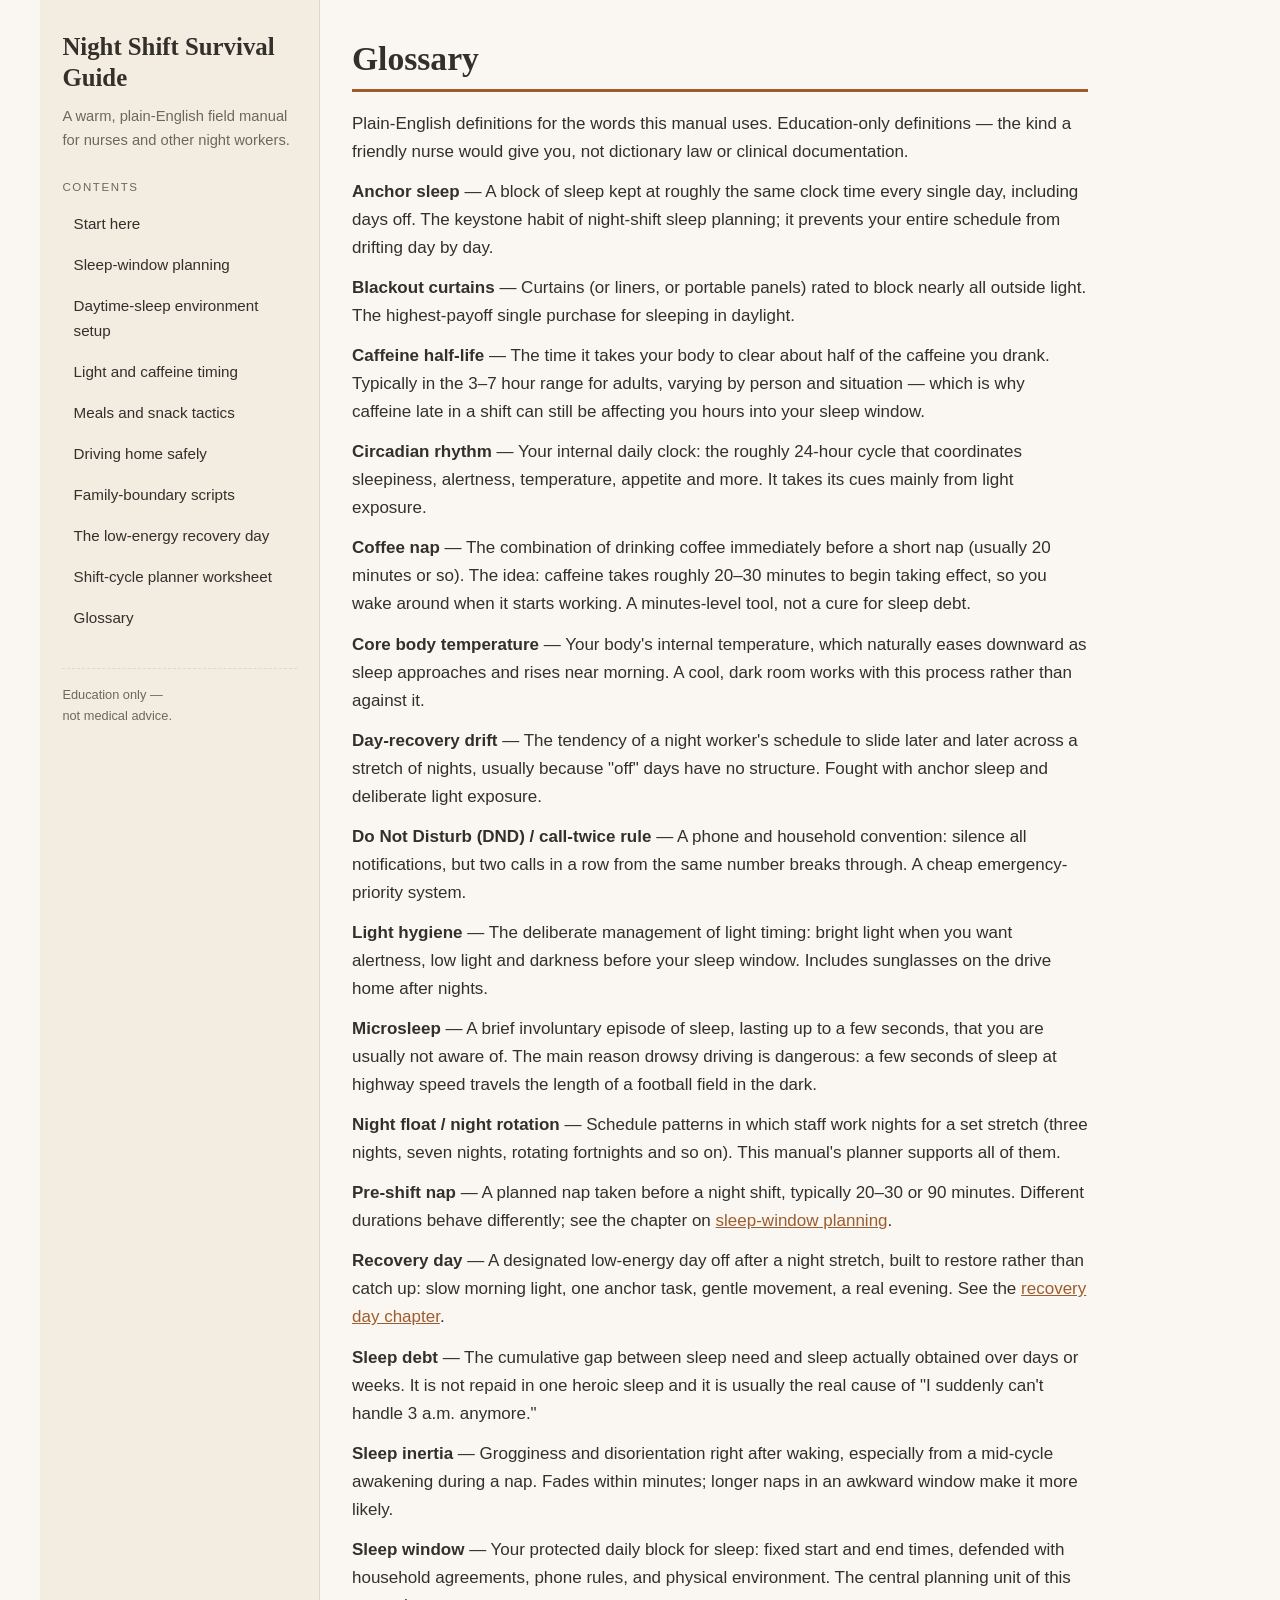
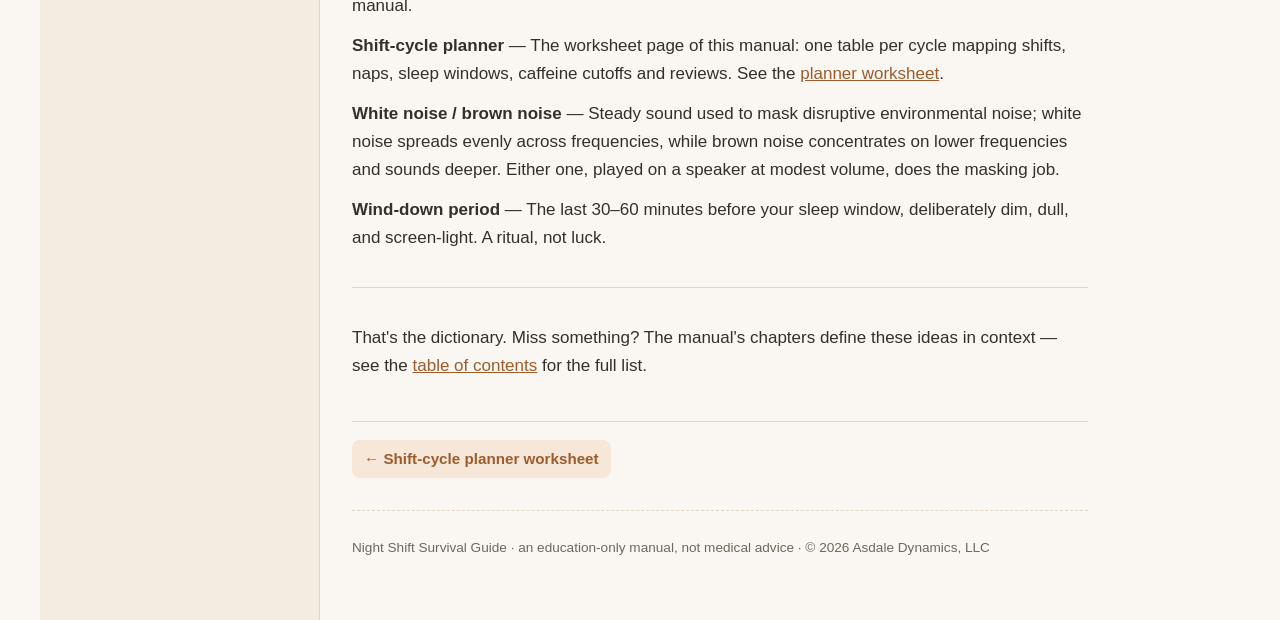
<file: site/glossary.html>
<!DOCTYPE html>
<html lang="en">
<head>
<meta charset="utf-8">
<meta name="viewport" content="width=device-width, initial-scale=1">
<title>Glossary · Night Shift Survival Guide</title>
<meta name="description" content="Plain-English definitions for the words this manual uses. Education-only definitions — the kind a friendly nurse would give you, not dictionary law or clinical documentation.">
<link rel="stylesheet" href="styles.css">
</head>
<body>
<div class="layout">
  <aside class="sidebar">
    <a class="brand" href="index.html">Night Shift Survival Guide</a>
    <p class="tagline">A warm, plain-English field manual for nurses and other night workers.</p>
    <nav class="toc" aria-label="Chapters">
      <p class="navlabel">Contents</p>
      <ul><li><a href="introduction.html" class="navlink">Start here</a></li>
<li><a href="sleep-window-planning.html" class="navlink">Sleep-window planning</a></li>
<li><a href="daytime-sleep-environment.html" class="navlink">Daytime-sleep environment setup</a></li>
<li><a href="light-and-caffeine-timing.html" class="navlink">Light and caffeine timing</a></li>
<li><a href="meals-and-snacks.html" class="navlink">Meals and snack tactics</a></li>
<li><a href="driving-home-safety.html" class="navlink">Driving home safely</a></li>
<li><a href="family-boundary-scripts.html" class="navlink">Family-boundary scripts</a></li>
<li><a href="low-energy-recovery-day.html" class="navlink">The low-energy recovery day</a></li>
<li><a href="shift-cycle-planner.html" class="navlink">Shift-cycle planner worksheet</a></li>
<li><a href="glossary.html" class="navlink" current>Glossary</a></li></ul>
    </nav>
    <p class="sidefoot">Education only —<br>not medical advice.</p>
  </aside>
  <main class="main">
    <article class="page">
<h1 id="glossary">Glossary</h1>
<p>Plain-English definitions for the words this manual uses. Education-only definitions — the kind a friendly nurse would give you, not dictionary law or clinical documentation.</p>
<p><strong>Anchor sleep</strong> — A block of sleep kept at roughly the same clock time every single day, including days off. The keystone habit of night-shift sleep planning; it prevents your entire schedule from drifting day by day.</p>
<p><strong>Blackout curtains</strong> — Curtains (or liners, or portable panels) rated to block nearly all outside light. The highest-payoff single purchase for sleeping in daylight.</p>
<p><strong>Caffeine half-life</strong> — The time it takes your body to clear about half of the caffeine you drank. Typically in the 3–7 hour range for adults, varying by person and situation — which is why caffeine late in a shift can still be affecting you hours into your sleep window.</p>
<p><strong>Circadian rhythm</strong> — Your internal daily clock: the roughly 24-hour cycle that coordinates sleepiness, alertness, temperature, appetite and more. It takes its cues mainly from light exposure.</p>
<p><strong>Coffee nap</strong> — The combination of drinking coffee immediately before a short nap (usually 20 minutes or so). The idea: caffeine takes roughly 20–30 minutes to begin taking effect, so you wake around when it starts working. A minutes-level tool, not a cure for sleep debt.</p>
<p><strong>Core body temperature</strong> — Your body's internal temperature, which naturally eases downward as sleep approaches and rises near morning. A cool, dark room works with this process rather than against it.</p>
<p><strong>Day-recovery drift</strong> — The tendency of a night worker's schedule to slide later and later across a stretch of nights, usually because "off" days have no structure. Fought with anchor sleep and deliberate light exposure.</p>
<p><strong>Do Not Disturb (DND) / call-twice rule</strong> — A phone and household convention: silence all notifications, but two calls in a row from the same number breaks through. A cheap emergency-priority system.</p>
<p><strong>Light hygiene</strong> — The deliberate management of light timing: bright light when you want alertness, low light and darkness before your sleep window. Includes sunglasses on the drive home after nights.</p>
<p><strong>Microsleep</strong> — A brief involuntary episode of sleep, lasting up to a few seconds, that you are usually not aware of. The main reason drowsy driving is dangerous: a few seconds of sleep at highway speed travels the length of a football field in the dark.</p>
<p><strong>Night float / night rotation</strong> — Schedule patterns in which staff work nights for a set stretch (three nights, seven nights, rotating fortnights and so on). This manual's planner supports all of them.</p>
<p><strong>Pre-shift nap</strong> — A planned nap taken before a night shift, typically 20–30 or 90 minutes. Different durations behave differently; see the chapter on <a href="sleep-window-planning.html">sleep-window planning</a>.</p>
<p><strong>Recovery day</strong> — A designated low-energy day off after a night stretch, built to restore rather than catch up: slow morning light, one anchor task, gentle movement, a real evening. See the <a href="low-energy-recovery-day.html">recovery day chapter</a>.</p>
<p><strong>Sleep debt</strong> — The cumulative gap between sleep need and sleep actually obtained over days or weeks. It is not repaid in one heroic sleep and it is usually the real cause of "I suddenly can't handle 3 a.m. anymore."</p>
<p><strong>Sleep inertia</strong> — Grogginess and disorientation right after waking, especially from a mid-cycle awakening during a nap. Fades within minutes; longer naps in an awkward window make it more likely.</p>
<p><strong>Sleep window</strong> — Your protected daily block for sleep: fixed start and end times, defended with household agreements, phone rules, and physical environment. The central planning unit of this manual.</p>
<p><strong>Shift-cycle planner</strong> — The worksheet page of this manual: one table per cycle mapping shifts, naps, sleep windows, caffeine cutoffs and reviews. See the <a href="shift-cycle-planner.html">planner worksheet</a>.</p>
<p><strong>White noise / brown noise</strong> — Steady sound used to mask disruptive environmental noise; white noise spreads evenly across frequencies, while brown noise concentrates on lower frequencies and sounds deeper. Either one, played on a speaker at modest volume, does the masking job.</p>
<p><strong>Wind-down period</strong> — The last 30–60 minutes before your sleep window, deliberately dim, dull, and screen-light. A ritual, not luck.</p>
<hr>
<p>That's the dictionary. Miss something? The manual's chapters define these ideas in context — see the <a href="index.html">table of contents</a> for the full list.</p>
    </article>
    <nav class="pager" aria-label="Page navigation">
        <a class="prev" href="shift-cycle-planner.html">&larr; Shift-cycle planner worksheet</a>        <span class="gap"></span>
    </nav>
    <footer class="foot">
      <p>Night Shift Survival Guide · an education-only manual, not medical advice · © 2026 Asdale Dynamics, LLC</p>
    </footer>
  </main>
</div>
</body>
</html>
</file>
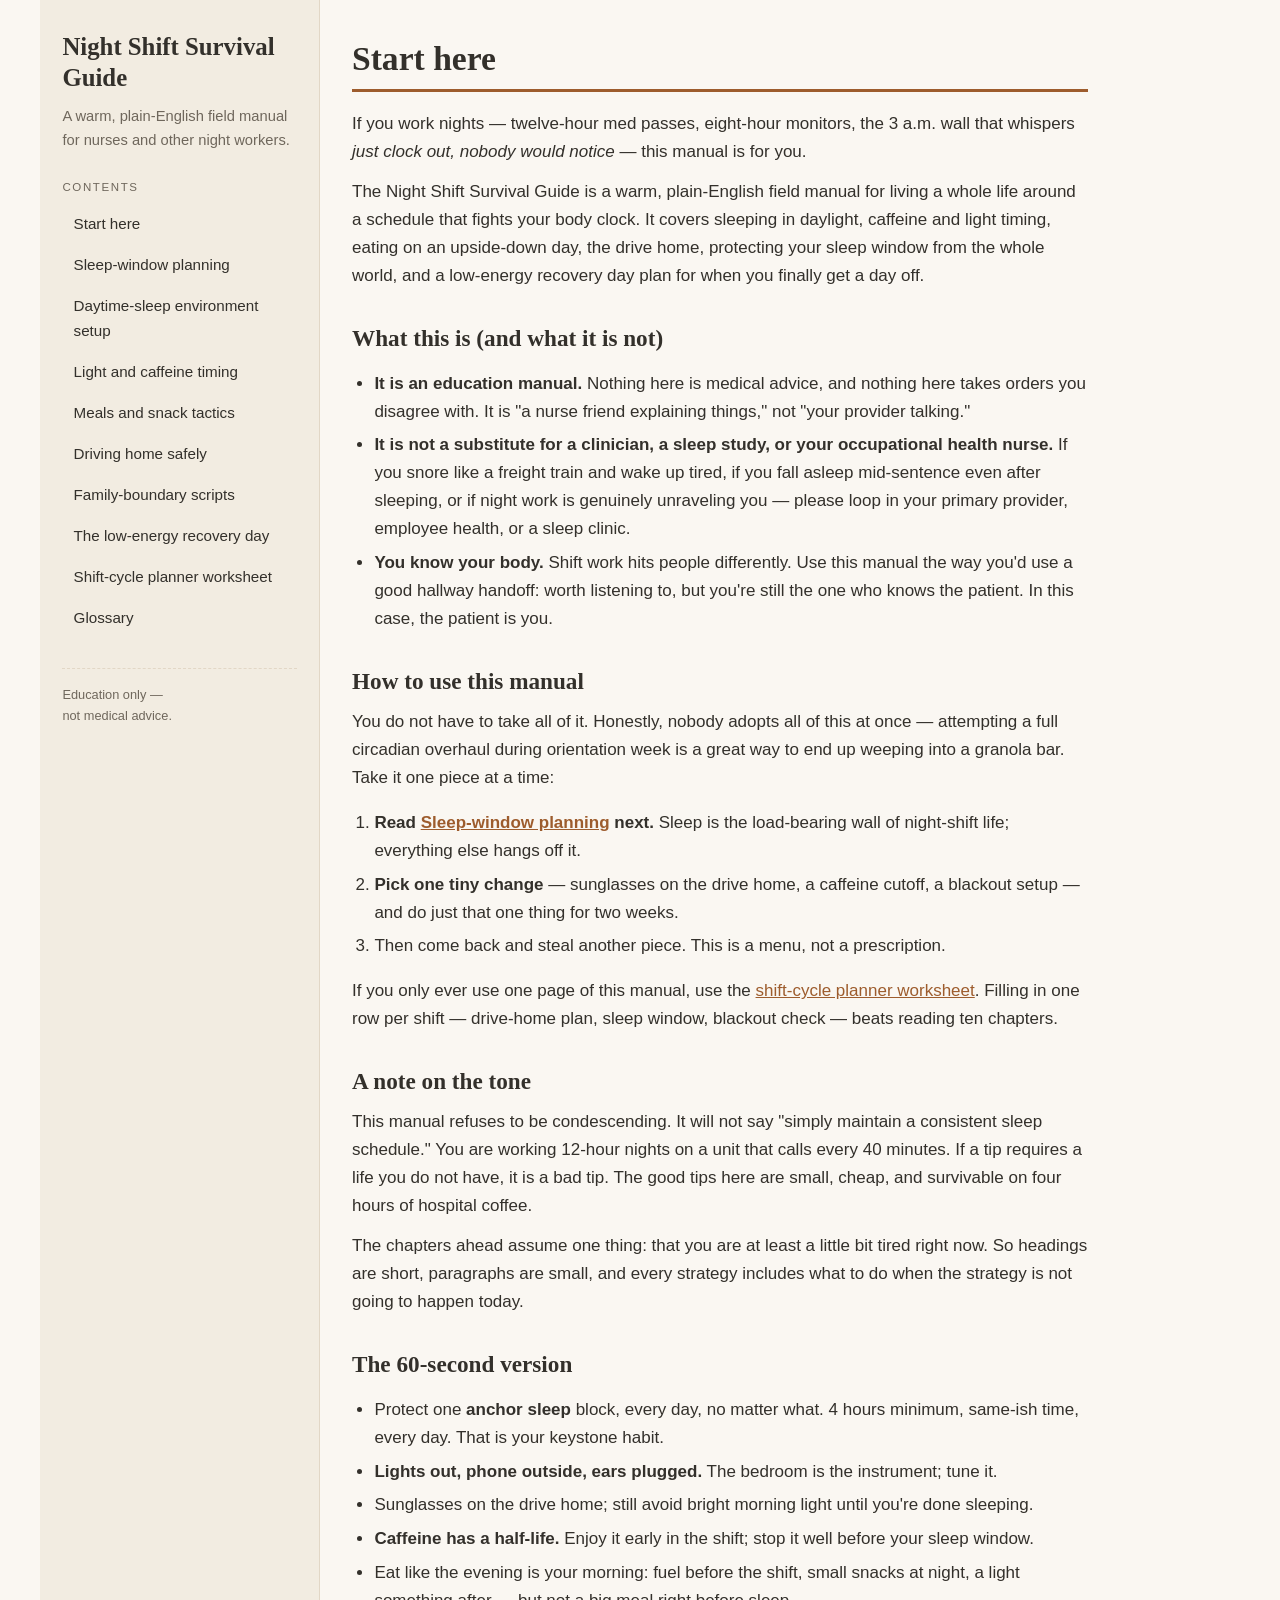
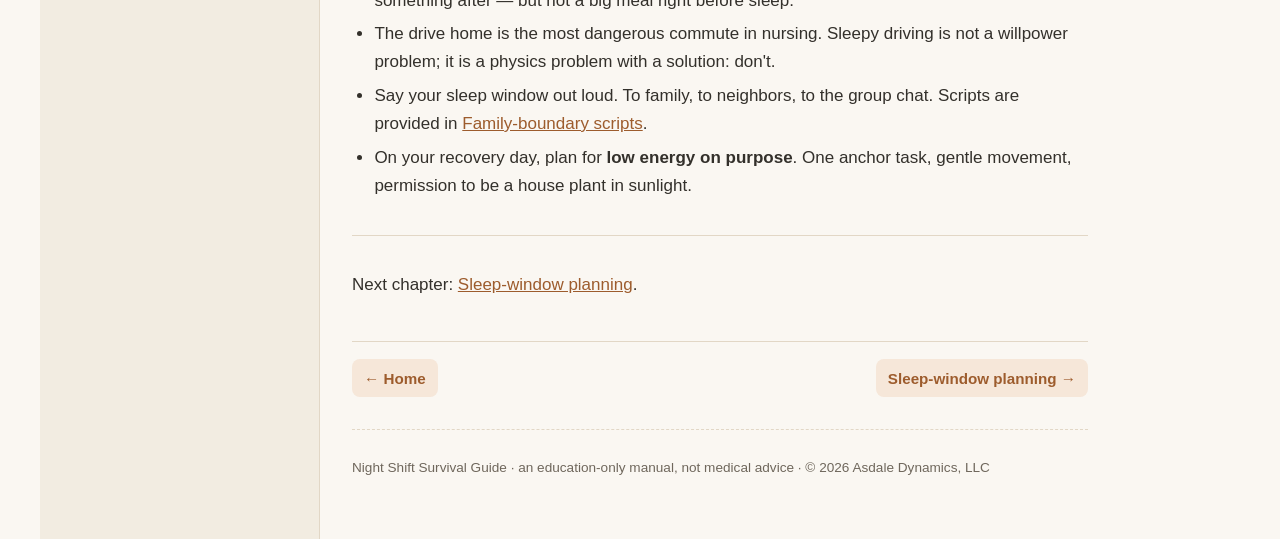
<file: site/introduction.html>
<!DOCTYPE html>
<html lang="en">
<head>
<meta charset="utf-8">
<meta name="viewport" content="width=device-width, initial-scale=1">
<title>Start here · Night Shift Survival Guide</title>
<meta name="description" content="If you work nights — twelve-hour med passes, eight-hour monitors, the 3 a.m. wall that whispers just clock out, nobody would notice — this manual is for you.">
<link rel="stylesheet" href="styles.css">
</head>
<body>
<div class="layout">
  <aside class="sidebar">
    <a class="brand" href="index.html">Night Shift Survival Guide</a>
    <p class="tagline">A warm, plain-English field manual for nurses and other night workers.</p>
    <nav class="toc" aria-label="Chapters">
      <p class="navlabel">Contents</p>
      <ul><li><a href="introduction.html" class="navlink" current>Start here</a></li>
<li><a href="sleep-window-planning.html" class="navlink">Sleep-window planning</a></li>
<li><a href="daytime-sleep-environment.html" class="navlink">Daytime-sleep environment setup</a></li>
<li><a href="light-and-caffeine-timing.html" class="navlink">Light and caffeine timing</a></li>
<li><a href="meals-and-snacks.html" class="navlink">Meals and snack tactics</a></li>
<li><a href="driving-home-safety.html" class="navlink">Driving home safely</a></li>
<li><a href="family-boundary-scripts.html" class="navlink">Family-boundary scripts</a></li>
<li><a href="low-energy-recovery-day.html" class="navlink">The low-energy recovery day</a></li>
<li><a href="shift-cycle-planner.html" class="navlink">Shift-cycle planner worksheet</a></li>
<li><a href="glossary.html" class="navlink">Glossary</a></li></ul>
    </nav>
    <p class="sidefoot">Education only —<br>not medical advice.</p>
  </aside>
  <main class="main">
    <article class="page">
<h1 id="start-here">Start here</h1>
<p>If you work nights — twelve-hour med passes, eight-hour monitors, the 3 a.m. wall that whispers <em>just clock out, nobody would notice</em> — this manual is for you.</p>
<p>The Night Shift Survival Guide is a warm, plain-English field manual for living a whole life around a schedule that fights your body clock. It covers sleeping in daylight, caffeine and light timing, eating on an upside-down day, the drive home, protecting your sleep window from the whole world, and a low-energy recovery day plan for when you finally get a day off.</p>
<h2 id="what-this-is-and-what-it-is-not">What this is (and what it is not)</h2>
<ul><li><strong>It is an education manual.</strong> Nothing here is medical advice, and nothing here takes orders you disagree with. It is "a nurse friend explaining things," not "your provider talking."</li><li><strong>It is not a substitute for a clinician, a sleep study, or your occupational health nurse.</strong> If you snore like a freight train and wake up tired, if you fall asleep mid-sentence even after sleeping, or if night work is genuinely unraveling you — please loop in your primary provider, employee health, or a sleep clinic.</li><li><strong>You know your body.</strong> Shift work hits people differently. Use this manual the way you'd use a good hallway handoff: worth listening to, but you're still the one who knows the patient. In this case, the patient is you.</li></ul>
<h2 id="how-to-use-this-manual">How to use this manual</h2>
<p>You do not have to take all of it. Honestly, nobody adopts all of this at once — attempting a full circadian overhaul during orientation week is a great way to end up weeping into a granola bar. Take it one piece at a time:</p>
<ol><li><strong>Read <a href="sleep-window-planning.html">Sleep-window planning</a> next.</strong> Sleep is the load-bearing wall of night-shift life; everything else hangs off it.</li><li><strong>Pick one tiny change</strong> — sunglasses on the drive home, a caffeine cutoff, a blackout setup — and do just that one thing for two weeks.</li><li>Then come back and steal another piece. This is a menu, not a prescription.</li></ol>
<p>If you only ever use one page of this manual, use the <a href="shift-cycle-planner.html">shift-cycle planner worksheet</a>. Filling in one row per shift — drive-home plan, sleep window, blackout check — beats reading ten chapters.</p>
<h2 id="a-note-on-the-tone">A note on the tone</h2>
<p>This manual refuses to be condescending. It will not say "simply maintain a consistent sleep schedule." You are working 12-hour nights on a unit that calls every 40 minutes. If a tip requires a life you do not have, it is a bad tip. The good tips here are small, cheap, and survivable on four hours of hospital coffee.</p>
<p>The chapters ahead assume one thing: that you are at least a little bit tired right now. So headings are short, paragraphs are small, and every strategy includes what to do when the strategy is not going to happen today.</p>
<h2 id="the-60-second-version">The 60-second version</h2>
<ul><li>Protect one <strong>anchor sleep</strong> block, every day, no matter what. 4 hours minimum, same-ish time, every day. That is your keystone habit.</li><li><strong>Lights out, phone outside, ears plugged.</strong> The bedroom is the instrument; tune it.</li><li>Sunglasses on the drive home; still avoid bright morning light until you're done sleeping.</li><li><strong>Caffeine has a half-life.</strong> Enjoy it early in the shift; stop it well before your sleep window.</li><li>Eat like the evening is your morning: fuel before the shift, small snacks at night, a light something after — but not a big meal right before sleep.</li><li>The drive home is the most dangerous commute in nursing. Sleepy driving is not a willpower problem; it is a physics problem with a solution: don't.</li><li>Say your sleep window out loud. To family, to neighbors, to the group chat. Scripts are provided in <a href="family-boundary-scripts.html">Family-boundary scripts</a>.</li><li>On your recovery day, plan for <strong>low energy on purpose</strong>. One anchor task, gentle movement, permission to be a house plant in sunlight.</li></ul>
<hr>
<p>Next chapter: <a href="sleep-window-planning.html">Sleep-window planning</a>.</p>
    </article>
    <nav class="pager" aria-label="Page navigation">
        <a class="prev" href="index.html">&larr; Home</a>        <a class="next" href="sleep-window-planning.html">Sleep-window planning &rarr;</a>
    </nav>
    <footer class="foot">
      <p>Night Shift Survival Guide · an education-only manual, not medical advice · © 2026 Asdale Dynamics, LLC</p>
    </footer>
  </main>
</div>
</body>
</html>
</file>
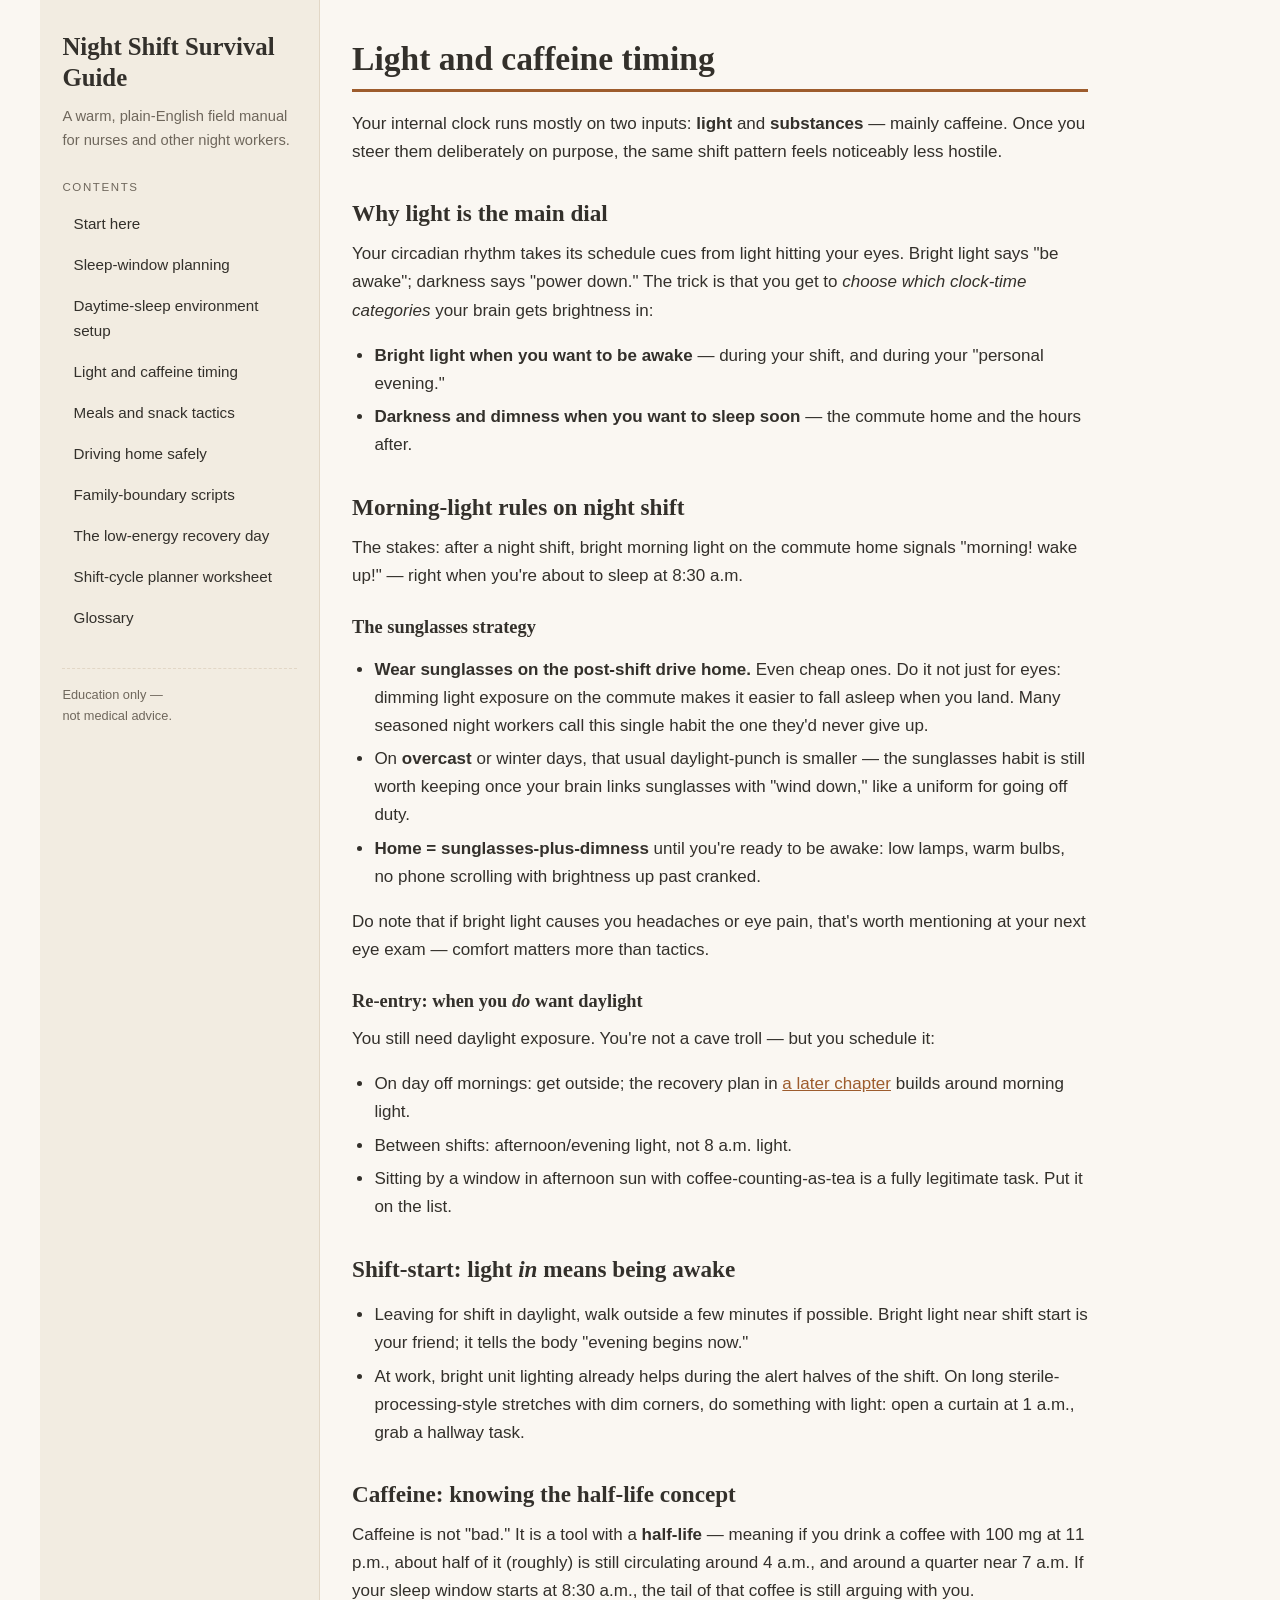
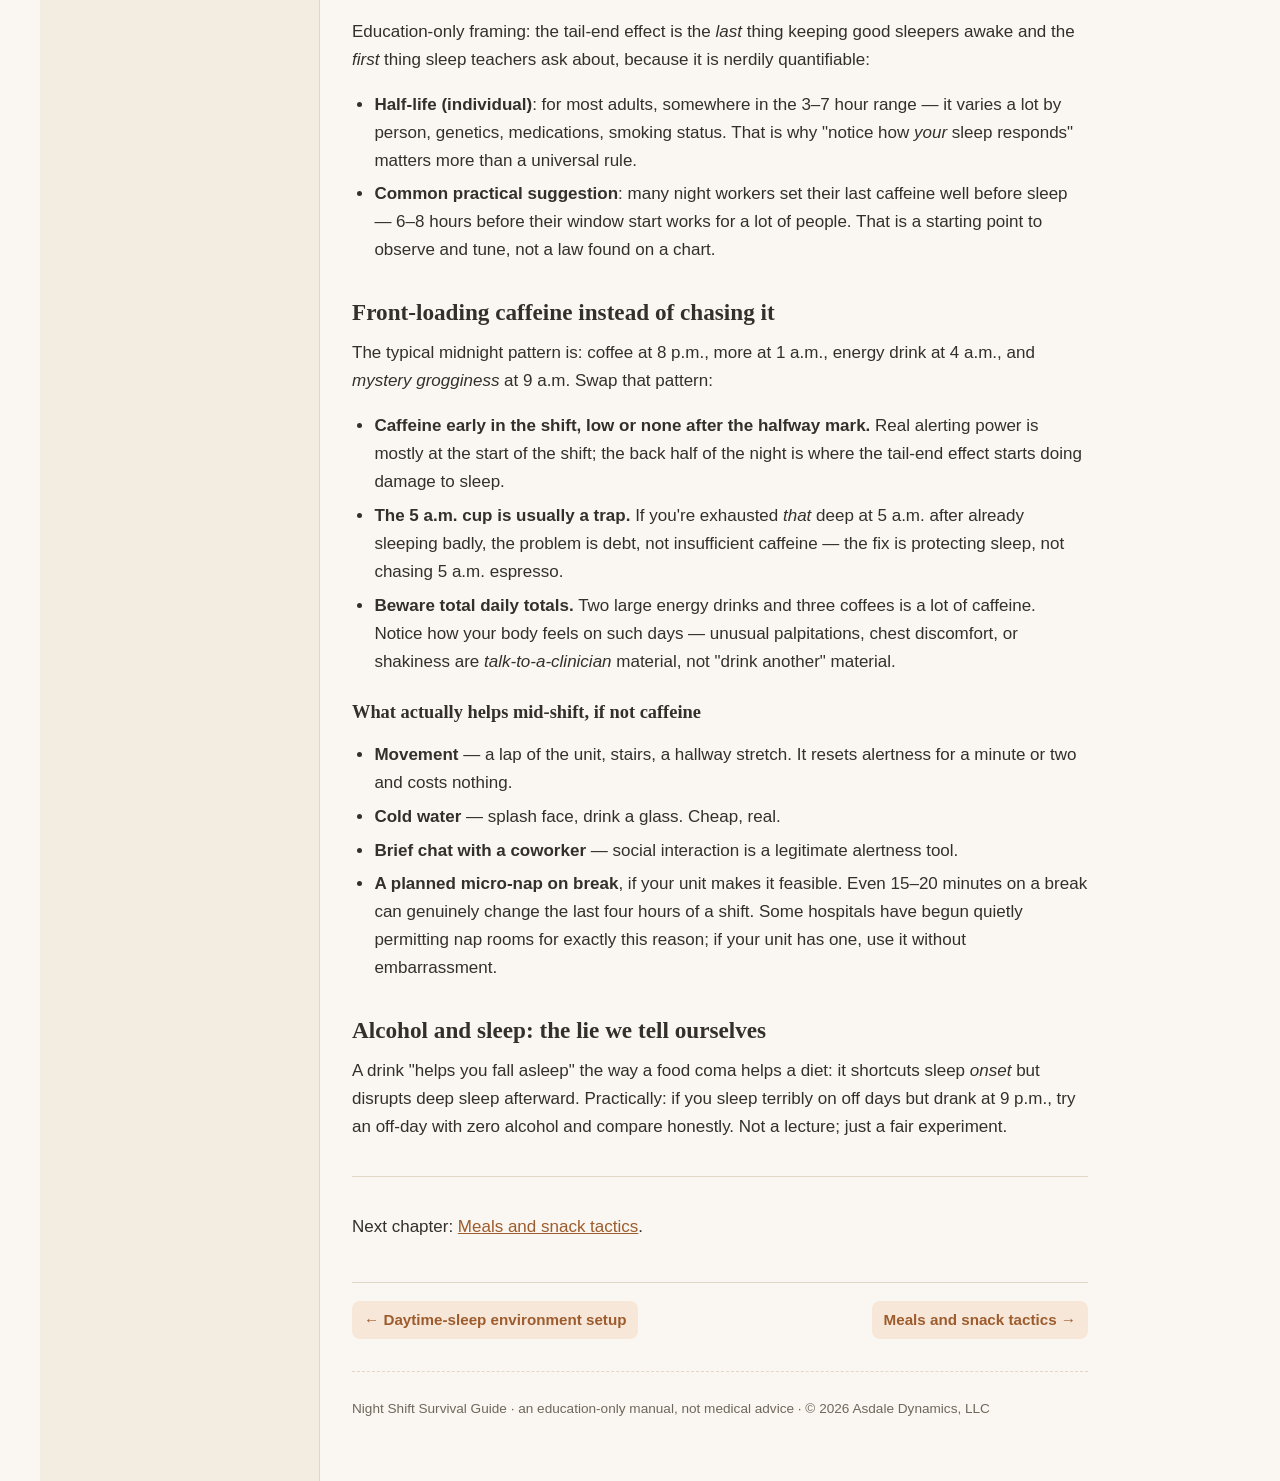
<file: site/light-and-caffeine-timing.html>
<!DOCTYPE html>
<html lang="en">
<head>
<meta charset="utf-8">
<meta name="viewport" content="width=device-width, initial-scale=1">
<title>Light and caffeine timing · Night Shift Survival Guide</title>
<meta name="description" content="Your internal clock runs mostly on two inputs: light and substances — mainly caffeine.">
<link rel="stylesheet" href="styles.css">
</head>
<body>
<div class="layout">
  <aside class="sidebar">
    <a class="brand" href="index.html">Night Shift Survival Guide</a>
    <p class="tagline">A warm, plain-English field manual for nurses and other night workers.</p>
    <nav class="toc" aria-label="Chapters">
      <p class="navlabel">Contents</p>
      <ul><li><a href="introduction.html" class="navlink">Start here</a></li>
<li><a href="sleep-window-planning.html" class="navlink">Sleep-window planning</a></li>
<li><a href="daytime-sleep-environment.html" class="navlink">Daytime-sleep environment setup</a></li>
<li><a href="light-and-caffeine-timing.html" class="navlink" current>Light and caffeine timing</a></li>
<li><a href="meals-and-snacks.html" class="navlink">Meals and snack tactics</a></li>
<li><a href="driving-home-safety.html" class="navlink">Driving home safely</a></li>
<li><a href="family-boundary-scripts.html" class="navlink">Family-boundary scripts</a></li>
<li><a href="low-energy-recovery-day.html" class="navlink">The low-energy recovery day</a></li>
<li><a href="shift-cycle-planner.html" class="navlink">Shift-cycle planner worksheet</a></li>
<li><a href="glossary.html" class="navlink">Glossary</a></li></ul>
    </nav>
    <p class="sidefoot">Education only —<br>not medical advice.</p>
  </aside>
  <main class="main">
    <article class="page">
<h1 id="light-and-caffeine-timing">Light and caffeine timing</h1>
<p>Your internal clock runs mostly on two inputs: <strong>light</strong> and <strong>substances</strong> — mainly caffeine. Once you steer them deliberately on purpose, the same shift pattern feels noticeably less hostile.</p>
<h2 id="why-light-is-the-main-dial">Why light is the main dial</h2>
<p>Your circadian rhythm takes its schedule cues from light hitting your eyes. Bright light says "be awake"; darkness says "power down." The trick is that you get to <em>choose which clock-time categories</em> your brain gets brightness in:</p>
<ul><li><strong>Bright light when you want to be awake</strong> — during your shift, and during your "personal evening."</li><li><strong>Darkness and dimness when you want to sleep soon</strong> — the commute home and the hours after.</li></ul>
<h2 id="morning-light-rules-on-night-shift">Morning-light rules on night shift</h2>
<p>The stakes: after a night shift, bright morning light on the commute home signals "morning! wake up!" — right when you're about to sleep at 8:30 a.m.</p>
<h3 id="the-sunglasses-strategy">The sunglasses strategy</h3>
<ul><li><strong>Wear sunglasses on the post-shift drive home.</strong> Even cheap ones. Do it not just for eyes: dimming light exposure on the commute makes it easier to fall asleep when you land. Many seasoned night workers call this single habit the one they'd never give up.</li><li>On <strong>overcast</strong> or winter days, that usual daylight-punch is smaller — the sunglasses habit is still worth keeping once your brain links sunglasses with "wind down," like a uniform for going off duty.</li><li><strong>Home = sunglasses-plus-dimness</strong> until you're ready to be awake: low lamps, warm bulbs, no phone scrolling with brightness up past cranked.</li></ul>
<p>Do note that if bright light causes you headaches or eye pain, that's worth mentioning at your next eye exam — comfort matters more than tactics.</p>
<h3 id="re-entry-when-you-do-want-daylight">Re-entry: when you <em>do</em> want daylight</h3>
<p>You still need daylight exposure. You're not a cave troll — but you schedule it:</p>
<ul><li>On day off mornings: get outside; the recovery plan in <a href="low-energy-recovery-day.html">a later chapter</a> builds around morning light.</li><li>Between shifts: afternoon/evening light, not 8 a.m. light.</li><li>Sitting by a window in afternoon sun with coffee-counting-as-tea is a fully legitimate task. Put it on the list.</li></ul>
<h2 id="shift-start-light-in-means-being-awake">Shift-start: light <em>in</em> means being awake</h2>
<ul><li>Leaving for shift in daylight, walk outside a few minutes if possible. Bright light near shift start is your friend; it tells the body "evening begins now."</li><li>At work, bright unit lighting already helps during the alert halves of the shift. On long sterile-processing-style stretches with dim corners, do something with light: open a curtain at 1 a.m., grab a hallway task.</li></ul>
<h2 id="caffeine-knowing-the-half-life-concept">Caffeine: knowing the half-life concept</h2>
<p>Caffeine is not "bad." It is a tool with a <strong>half-life</strong> — meaning if you drink a coffee with 100 mg at 11 p.m., about half of it (roughly) is still circulating around 4 a.m., and around a quarter near 7 a.m. If your sleep window starts at 8:30 a.m., the tail of that coffee is still arguing with you.</p>
<p>Education-only framing: the tail-end effect is the <em>last</em> thing keeping good sleepers awake and the <em>first</em> thing sleep teachers ask about, because it is nerdily quantifiable:</p>
<ul><li><strong>Half-life (individual)</strong>: for most adults, somewhere in the 3–7 hour range — it varies a lot by person, genetics, medications, smoking status. That is why "notice how <em>your</em> sleep responds" matters more than a universal rule.</li><li><strong>Common practical suggestion</strong>: many night workers set their last caffeine well before sleep — 6–8 hours before their window start works for a lot of people. That is a starting point to observe and tune, not a law found on a chart.</li></ul>
<h2 id="front-loading-caffeine-instead-of-chasing-it">Front-loading caffeine instead of chasing it</h2>
<p>The typical midnight pattern is: coffee at 8 p.m., more at 1 a.m., energy drink at 4 a.m., and <em>mystery grogginess</em> at 9 a.m. Swap that pattern:</p>
<ul><li><strong>Caffeine early in the shift, low or none after the halfway mark.</strong> Real alerting power is mostly at the start of the shift; the back half of the night is where the tail-end effect starts doing damage to sleep.</li><li><strong>The 5 a.m. cup is usually a trap.</strong> If you're exhausted <em>that</em> deep at 5 a.m. after already sleeping badly, the problem is debt, not insufficient caffeine — the fix is protecting sleep, not chasing 5 a.m. espresso.</li><li><strong>Beware total daily totals.</strong> Two large energy drinks and three coffees is a lot of caffeine. Notice how your body feels on such days — unusual palpitations, chest discomfort, or shakiness are <em>talk-to-a-clinician</em> material, not "drink another" material.</li></ul>
<h3 id="what-actually-helps-mid-shift-if-not-caffeine">What actually helps mid-shift, if not caffeine</h3>
<ul><li><strong>Movement</strong> — a lap of the unit, stairs, a hallway stretch. It resets alertness for a minute or two and costs nothing.</li><li><strong>Cold water</strong> — splash face, drink a glass. Cheap, real.</li><li><strong>Brief chat with a coworker</strong> — social interaction is a legitimate alertness tool.</li><li><strong>A planned micro-nap on break</strong>, if your unit makes it feasible. Even 15–20 minutes on a break can genuinely change the last four hours of a shift. Some hospitals have begun quietly permitting nap rooms for exactly this reason; if your unit has one, use it without embarrassment.</li></ul>
<h2 id="alcohol-and-sleep-the-lie-we-tell-ourselves">Alcohol and sleep: the lie we tell ourselves</h2>
<p>A drink "helps you fall asleep" the way a food coma helps a diet: it shortcuts sleep <em>onset</em> but disrupts deep sleep afterward. Practically: if you sleep terribly on off days but drank at 9 p.m., try an off-day with zero alcohol and compare honestly. Not a lecture; just a fair experiment.</p>
<hr>
<p>Next chapter: <a href="meals-and-snacks.html">Meals and snack tactics</a>.</p>
    </article>
    <nav class="pager" aria-label="Page navigation">
        <a class="prev" href="daytime-sleep-environment.html">&larr; Daytime-sleep environment setup</a>        <a class="next" href="meals-and-snacks.html">Meals and snack tactics &rarr;</a>
    </nav>
    <footer class="foot">
      <p>Night Shift Survival Guide · an education-only manual, not medical advice · © 2026 Asdale Dynamics, LLC</p>
    </footer>
  </main>
</div>
</body>
</html>
</file>
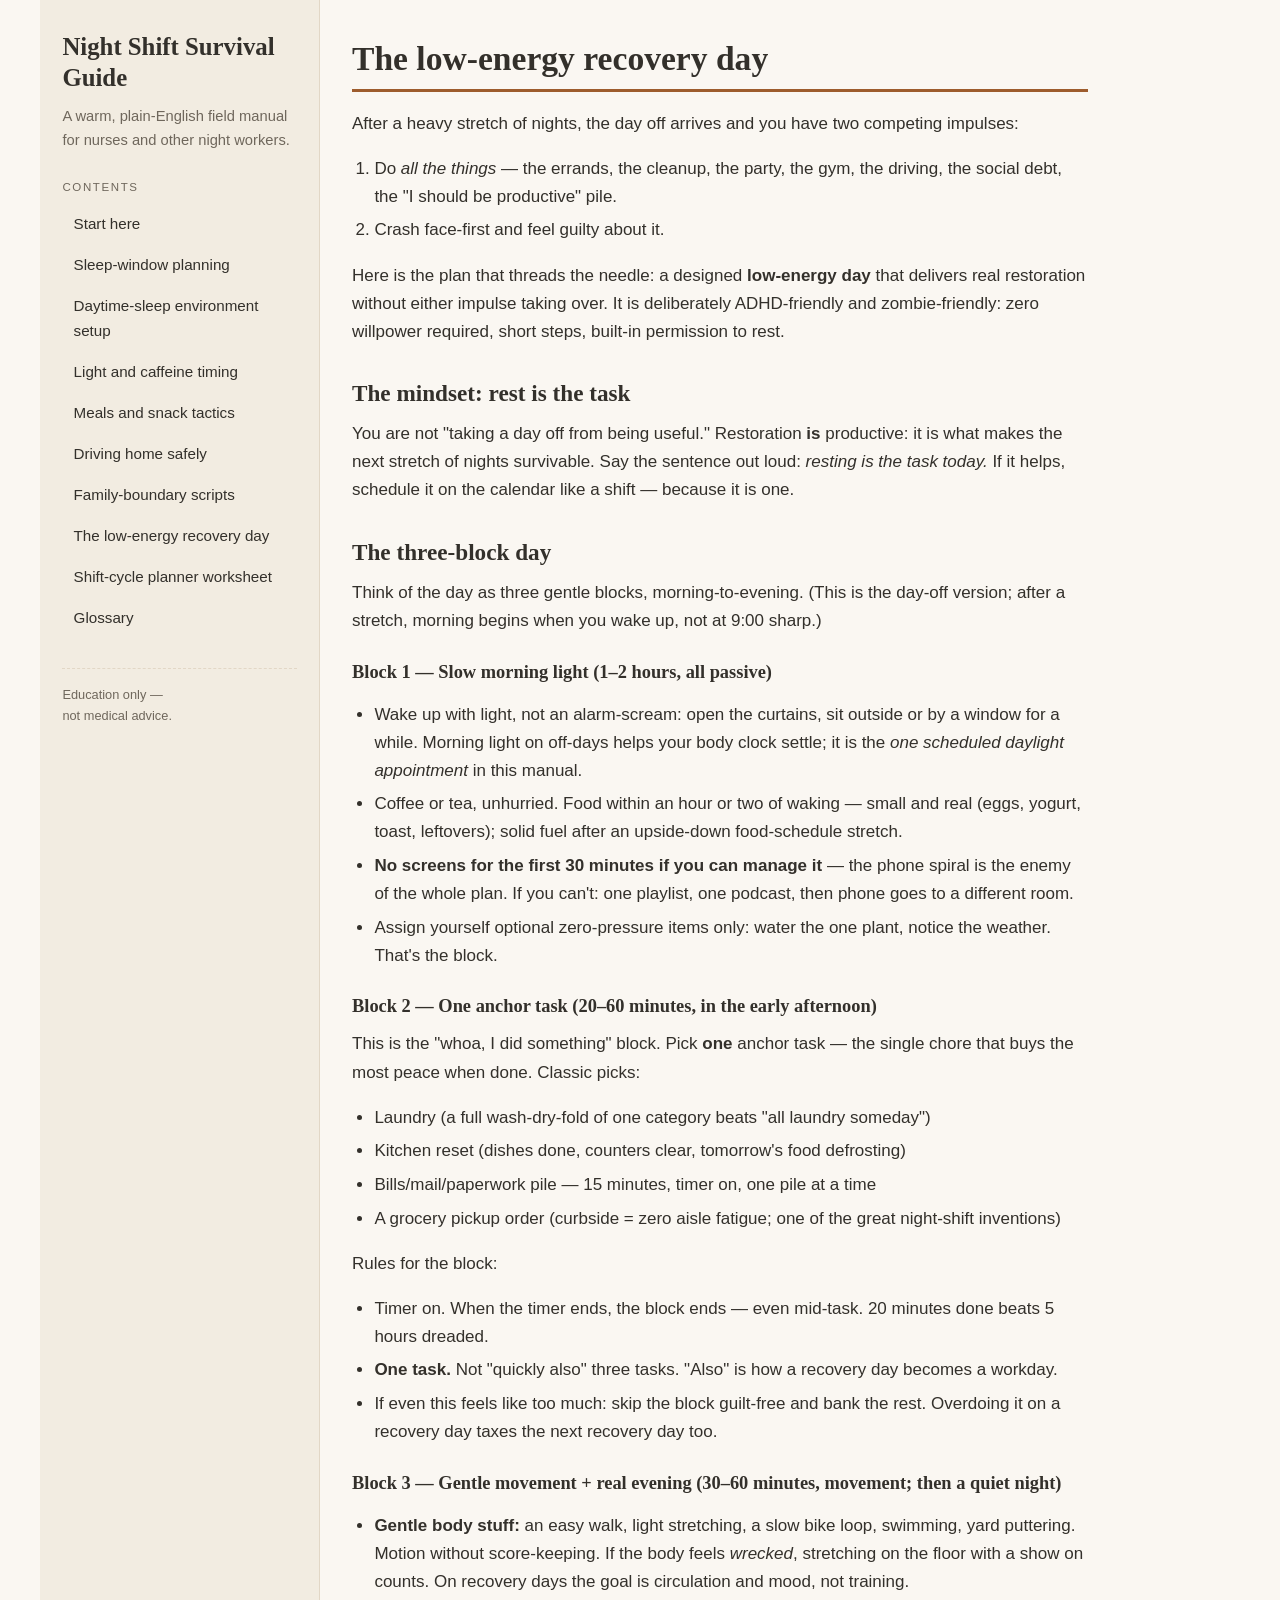
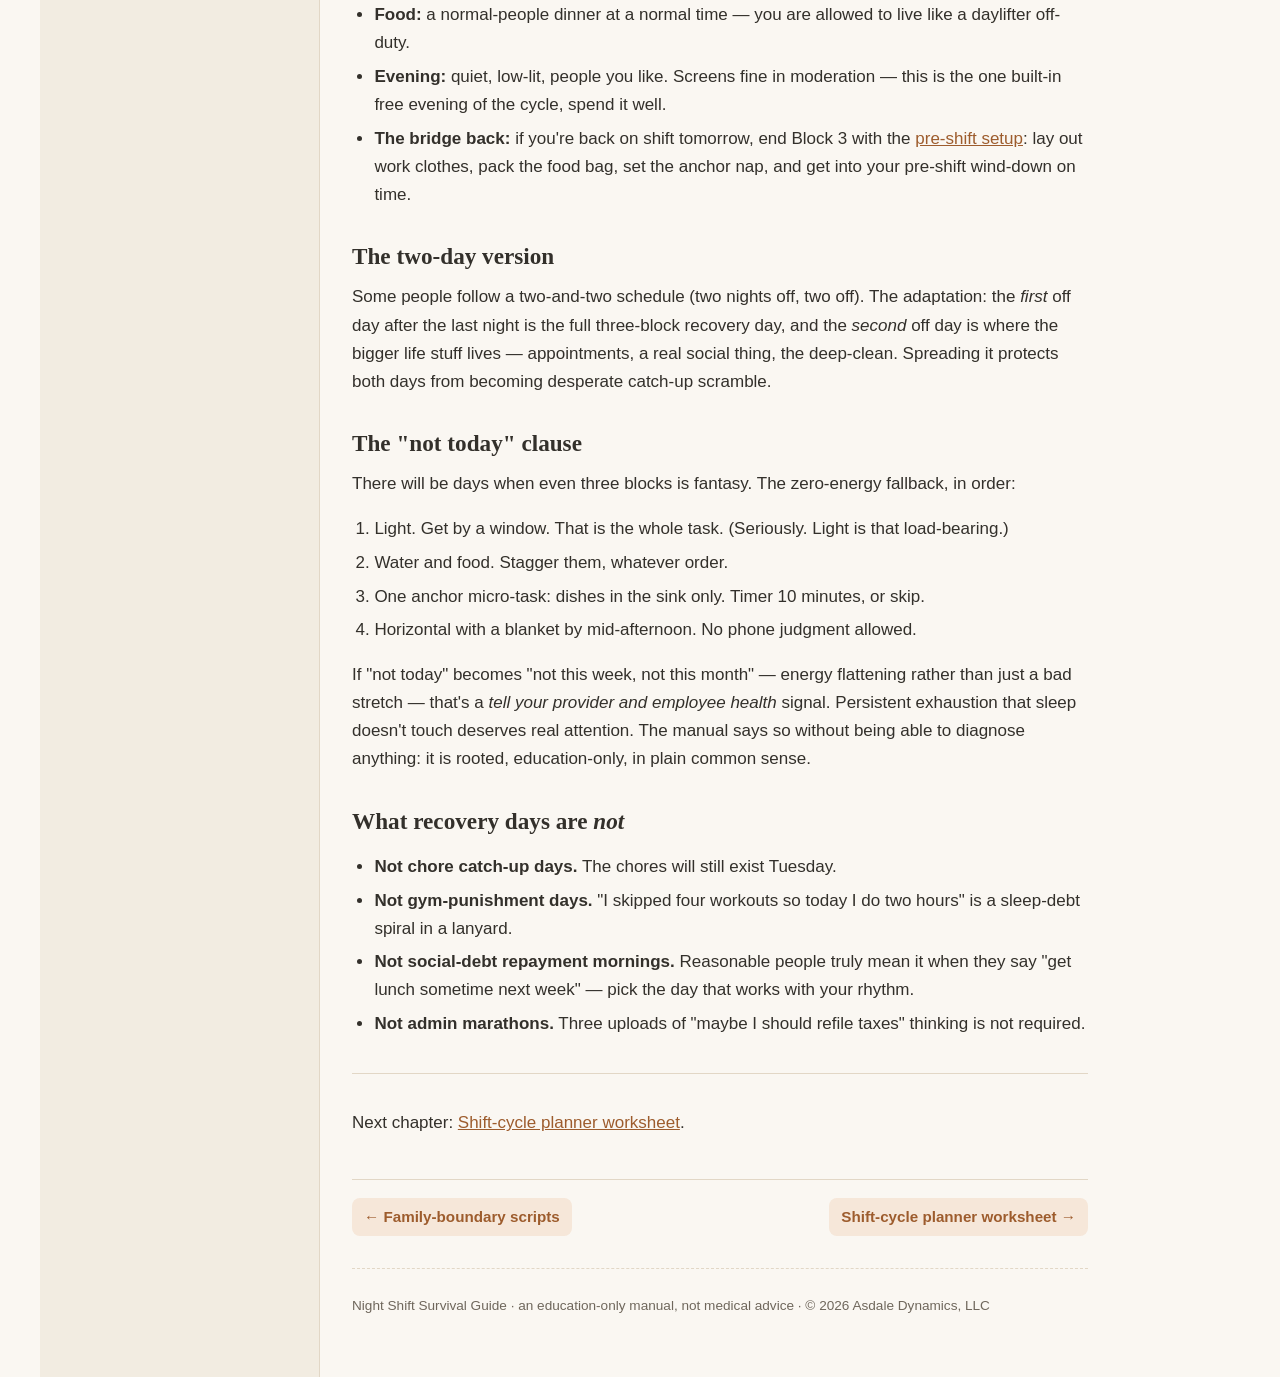
<file: site/low-energy-recovery-day.html>
<!DOCTYPE html>
<html lang="en">
<head>
<meta charset="utf-8">
<meta name="viewport" content="width=device-width, initial-scale=1">
<title>The low-energy recovery day · Night Shift Survival Guide</title>
<meta name="description" content="After a heavy stretch of nights, the day off arrives and you have two competing impulses:">
<link rel="stylesheet" href="styles.css">
</head>
<body>
<div class="layout">
  <aside class="sidebar">
    <a class="brand" href="index.html">Night Shift Survival Guide</a>
    <p class="tagline">A warm, plain-English field manual for nurses and other night workers.</p>
    <nav class="toc" aria-label="Chapters">
      <p class="navlabel">Contents</p>
      <ul><li><a href="introduction.html" class="navlink">Start here</a></li>
<li><a href="sleep-window-planning.html" class="navlink">Sleep-window planning</a></li>
<li><a href="daytime-sleep-environment.html" class="navlink">Daytime-sleep environment setup</a></li>
<li><a href="light-and-caffeine-timing.html" class="navlink">Light and caffeine timing</a></li>
<li><a href="meals-and-snacks.html" class="navlink">Meals and snack tactics</a></li>
<li><a href="driving-home-safety.html" class="navlink">Driving home safely</a></li>
<li><a href="family-boundary-scripts.html" class="navlink">Family-boundary scripts</a></li>
<li><a href="low-energy-recovery-day.html" class="navlink" current>The low-energy recovery day</a></li>
<li><a href="shift-cycle-planner.html" class="navlink">Shift-cycle planner worksheet</a></li>
<li><a href="glossary.html" class="navlink">Glossary</a></li></ul>
    </nav>
    <p class="sidefoot">Education only —<br>not medical advice.</p>
  </aside>
  <main class="main">
    <article class="page">
<h1 id="the-low-energy-recovery-day">The low-energy recovery day</h1>
<p>After a heavy stretch of nights, the day off arrives and you have two competing impulses:</p>
<ol><li>Do <em>all the things</em> — the errands, the cleanup, the party, the gym, the driving, the social debt, the "I should be productive" pile.</li><li>Crash face-first and feel guilty about it.</li></ol>
<p>Here is the plan that threads the needle: a designed <strong>low-energy day</strong> that delivers real restoration without either impulse taking over. It is deliberately ADHD-friendly and zombie-friendly: zero willpower required, short steps, built-in permission to rest.</p>
<h2 id="the-mindset-rest-is-the-task">The mindset: rest is the task</h2>
<p>You are not "taking a day off from being useful." Restoration <strong>is</strong> productive: it is what makes the next stretch of nights survivable. Say the sentence out loud: <em>resting is the task today.</em> If it helps, schedule it on the calendar like a shift — because it is one.</p>
<h2 id="the-three-block-day">The three-block day</h2>
<p>Think of the day as three gentle blocks, morning-to-evening. (This is the day-off version; after a stretch, morning begins when you wake up, not at 9:00 sharp.)</p>
<h3 id="block-1-slow-morning-light-12-hours-all-passive">Block 1 — Slow morning light (1–2 hours, all passive)</h3>
<ul><li>Wake up with light, not an alarm-scream: open the curtains, sit outside or by a window for a while. Morning light on off-days helps your body clock settle; it is the <em>one scheduled daylight appointment</em> in this manual.</li><li>Coffee or tea, unhurried. Food within an hour or two of waking — small and real (eggs, yogurt, toast, leftovers); solid fuel after an upside-down food-schedule stretch.</li><li><strong>No screens for the first 30 minutes if you can manage it</strong> — the phone spiral is the enemy of the whole plan. If you can't: one playlist, one podcast, then phone goes to a different room.</li><li>Assign yourself optional zero-pressure items only: water the one plant, notice the weather. That's the block.</li></ul>
<h3 id="block-2-one-anchor-task-2060-minutes-in-the-early-afternoon">Block 2 — One anchor task (20–60 minutes, in the early afternoon)</h3>
<p>This is the "whoa, I did something" block. Pick <strong>one</strong> anchor task — the single chore that buys the most peace when done. Classic picks:</p>
<ul><li>Laundry (a full wash-dry-fold of one category beats "all laundry someday")</li><li>Kitchen reset (dishes done, counters clear, tomorrow's food defrosting)</li><li>Bills/mail/paperwork pile — 15 minutes, timer on, one pile at a time</li><li>A grocery pickup order (curbside = zero aisle fatigue; one of the great night-shift inventions)</li></ul>
<p>Rules for the block:</p>
<ul><li>Timer on. When the timer ends, the block ends — even mid-task. 20 minutes done beats 5 hours dreaded.</li><li><strong>One task.</strong> Not "quickly also" three tasks. "Also" is how a recovery day becomes a workday.</li><li>If even this feels like too much: skip the block guilt-free and bank the rest. Overdoing it on a recovery day taxes the next recovery day too.</li></ul>
<h3 id="block-3-gentle-movement-real-evening-3060-minutes-movement-then-a-quiet-night">Block 3 — Gentle movement + real evening (30–60 minutes, movement; then a quiet night)</h3>
<ul><li><strong>Gentle body stuff:</strong> an easy walk, light stretching, a slow bike loop, swimming, yard puttering. Motion without score-keeping. If the body feels <em>wrecked</em>, stretching on the floor with a show on counts. On recovery days the goal is circulation and mood, not training.</li><li><strong>Food:</strong> a normal-people dinner at a normal time — you are allowed to live like a daylifter off-duty.</li><li><strong>Evening:</strong> quiet, low-lit, people you like. Screens fine in moderation — this is the one built-in free evening of the cycle, spend it well.</li><li><strong>The bridge back:</strong> if you're back on shift tomorrow, end Block 3 with the <a href="sleep-window-planning.html">pre-shift setup</a>: lay out work clothes, pack the food bag, set the anchor nap, and get into your pre-shift wind-down on time.</li></ul>
<h2 id="the-two-day-version">The two-day version</h2>
<p>Some people follow a two-and-two schedule (two nights off, two off). The adaptation: the <em>first</em> off day after the last night is the full three-block recovery day, and the <em>second</em> off day is where the bigger life stuff lives — appointments, a real social thing, the deep-clean. Spreading it protects both days from becoming desperate catch-up scramble.</p>
<h2 id="the-not-today-clause">The "not today" clause</h2>
<p>There will be days when even three blocks is fantasy. The zero-energy fallback, in order:</p>
<ol><li>Light. Get by a window. That is the whole task. (Seriously. Light is that load-bearing.)</li><li>Water and food. Stagger them, whatever order.</li><li>One anchor micro-task: dishes in the sink only. Timer 10 minutes, or skip.</li><li>Horizontal with a blanket by mid-afternoon. No phone judgment allowed.</li></ol>
<p>If "not today" becomes "not this week, not this month" — energy flattening rather than just a bad stretch — that's a <em>tell your provider and employee health</em> signal. Persistent exhaustion that sleep doesn't touch deserves real attention. The manual says so without being able to diagnose anything: it is rooted, education-only, in plain common sense.</p>
<h2 id="what-recovery-days-are-not">What recovery days are <em>not</em></h2>
<ul><li><strong>Not chore catch-up days.</strong> The chores will still exist Tuesday.</li><li><strong>Not gym-punishment days.</strong> "I skipped four workouts so today I do two hours" is a sleep-debt spiral in a lanyard.</li><li><strong>Not social-debt repayment mornings.</strong> Reasonable people truly mean it when they say "get lunch sometime next week" — pick the day that works with your rhythm.</li><li><strong>Not admin marathons.</strong> Three uploads of "maybe I should refile taxes" thinking is not required.</li></ul>
<hr>
<p>Next chapter: <a href="shift-cycle-planner.html">Shift-cycle planner worksheet</a>.</p>
    </article>
    <nav class="pager" aria-label="Page navigation">
        <a class="prev" href="family-boundary-scripts.html">&larr; Family-boundary scripts</a>        <a class="next" href="shift-cycle-planner.html">Shift-cycle planner worksheet &rarr;</a>
    </nav>
    <footer class="foot">
      <p>Night Shift Survival Guide · an education-only manual, not medical advice · © 2026 Asdale Dynamics, LLC</p>
    </footer>
  </main>
</div>
</body>
</html>
</file>
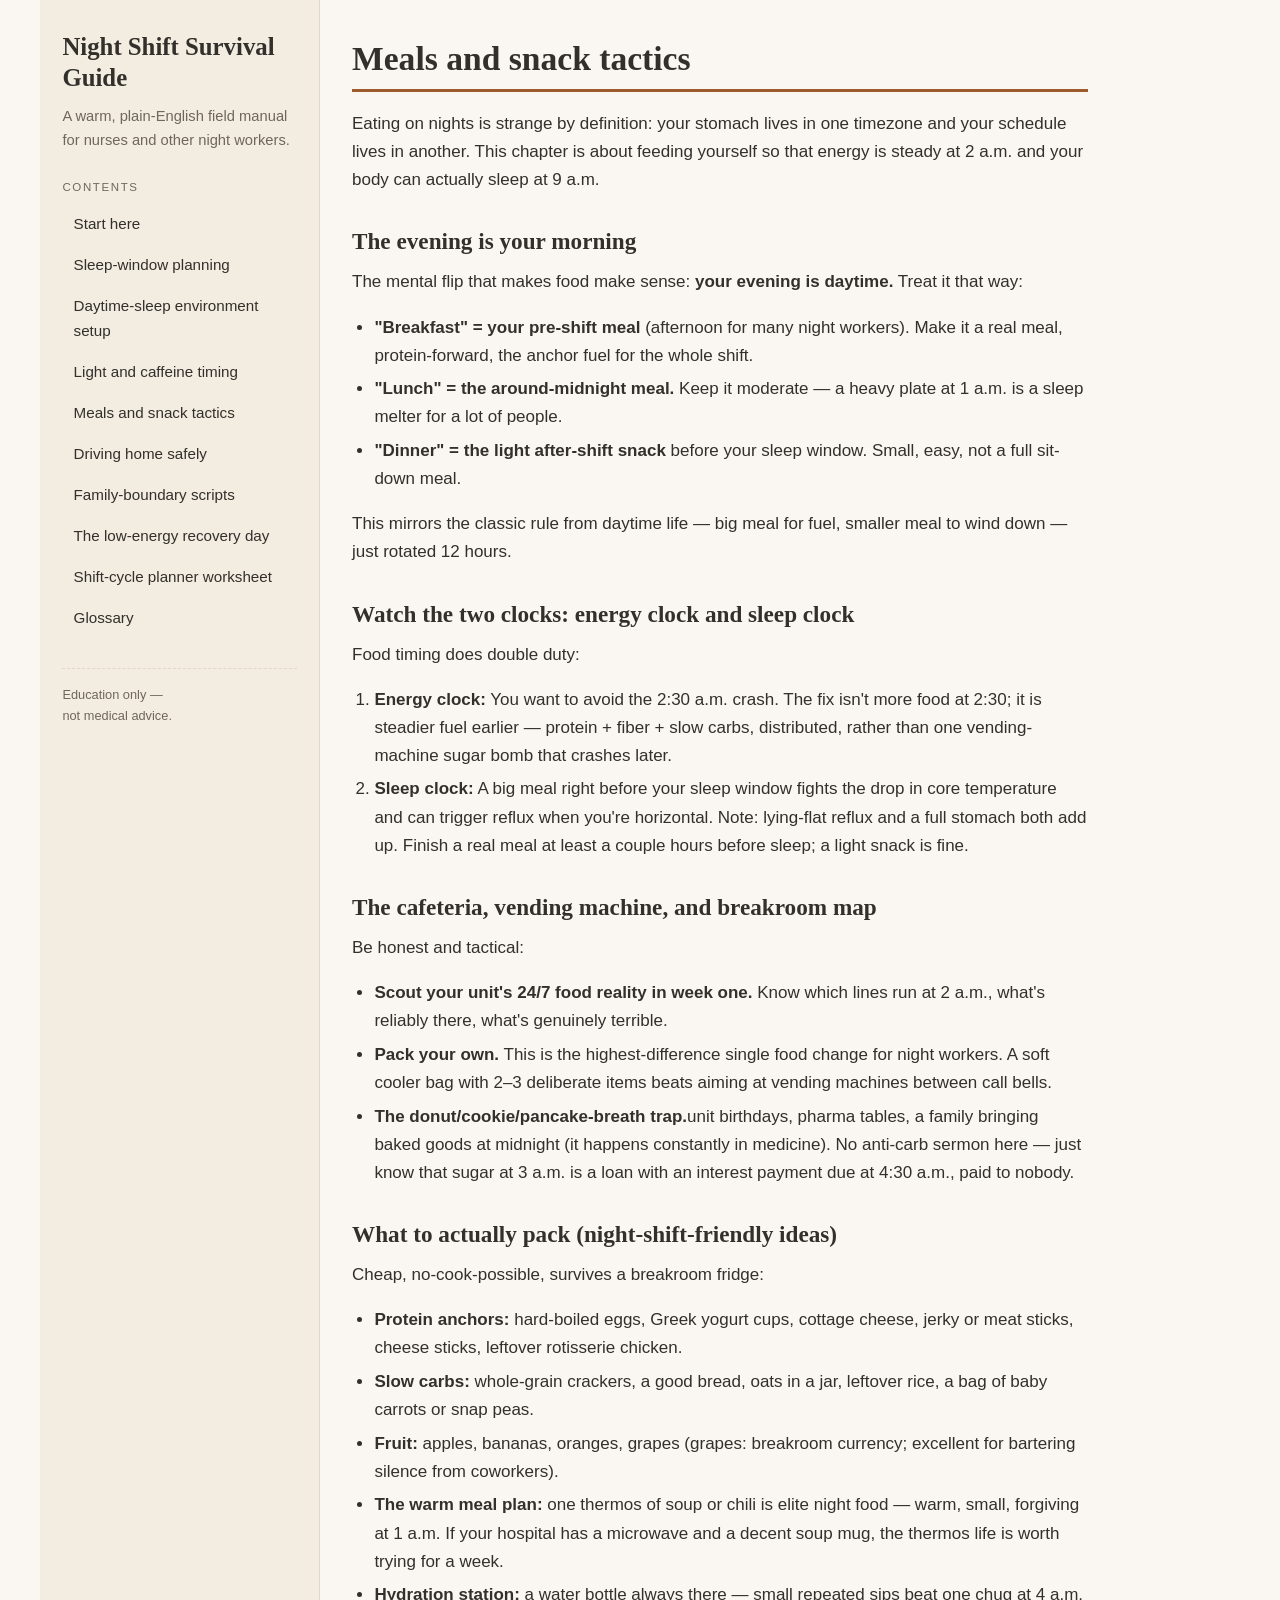
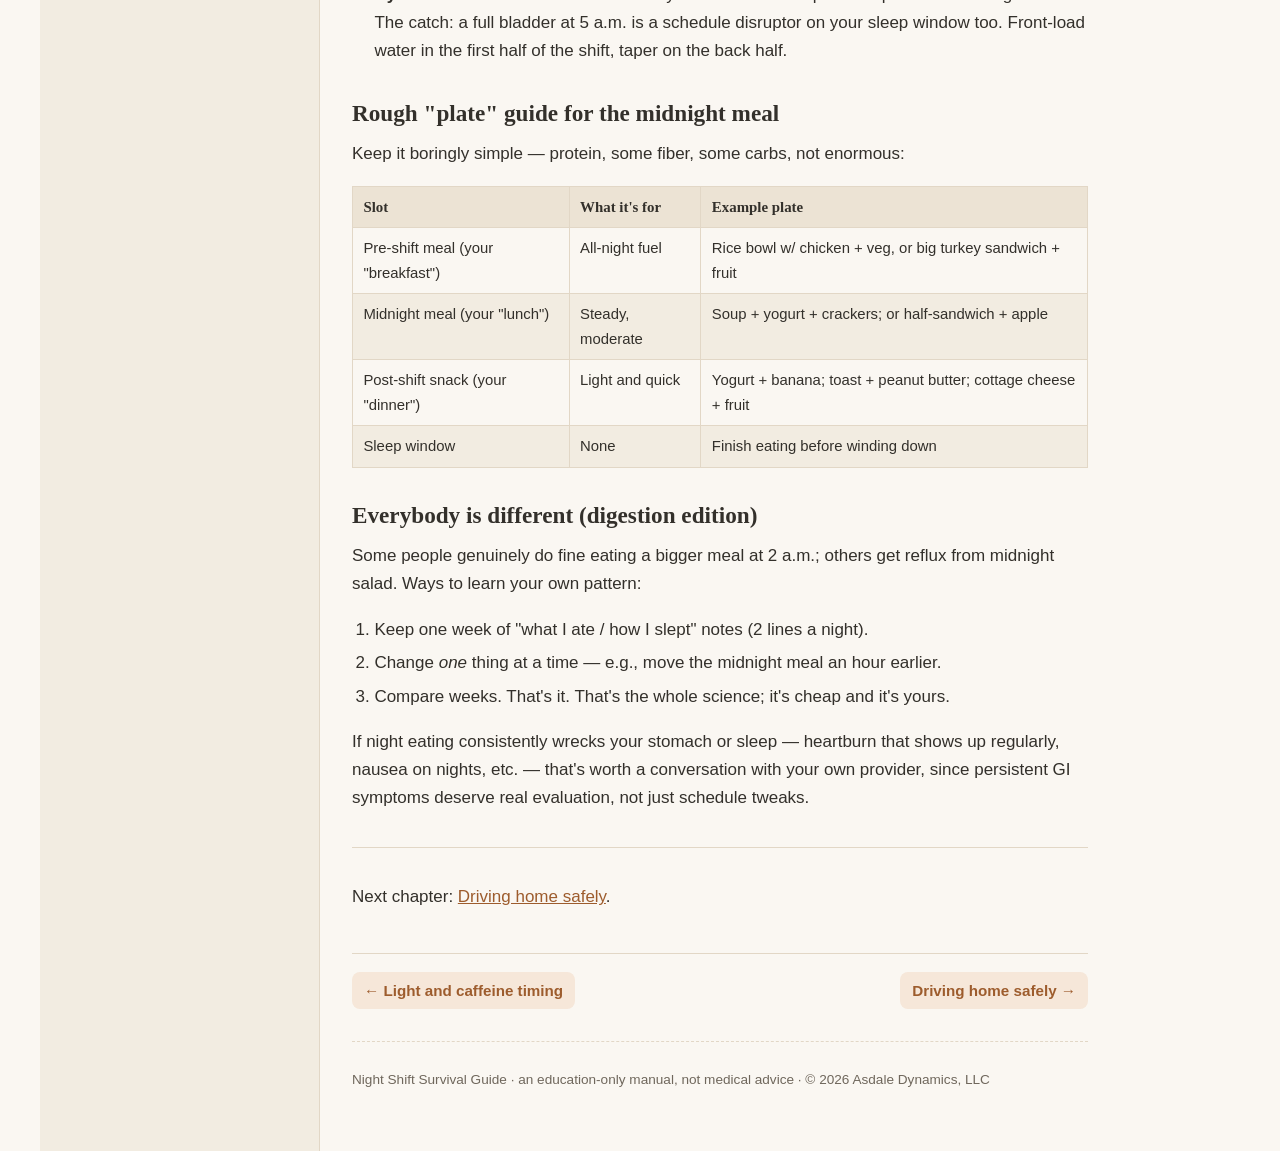
<file: site/meals-and-snacks.html>
<!DOCTYPE html>
<html lang="en">
<head>
<meta charset="utf-8">
<meta name="viewport" content="width=device-width, initial-scale=1">
<title>Meals and snack tactics · Night Shift Survival Guide</title>
<meta name="description" content="Eating on nights is strange by definition: your stomach lives in one timezone and your schedule lives in another.">
<link rel="stylesheet" href="styles.css">
</head>
<body>
<div class="layout">
  <aside class="sidebar">
    <a class="brand" href="index.html">Night Shift Survival Guide</a>
    <p class="tagline">A warm, plain-English field manual for nurses and other night workers.</p>
    <nav class="toc" aria-label="Chapters">
      <p class="navlabel">Contents</p>
      <ul><li><a href="introduction.html" class="navlink">Start here</a></li>
<li><a href="sleep-window-planning.html" class="navlink">Sleep-window planning</a></li>
<li><a href="daytime-sleep-environment.html" class="navlink">Daytime-sleep environment setup</a></li>
<li><a href="light-and-caffeine-timing.html" class="navlink">Light and caffeine timing</a></li>
<li><a href="meals-and-snacks.html" class="navlink" current>Meals and snack tactics</a></li>
<li><a href="driving-home-safety.html" class="navlink">Driving home safely</a></li>
<li><a href="family-boundary-scripts.html" class="navlink">Family-boundary scripts</a></li>
<li><a href="low-energy-recovery-day.html" class="navlink">The low-energy recovery day</a></li>
<li><a href="shift-cycle-planner.html" class="navlink">Shift-cycle planner worksheet</a></li>
<li><a href="glossary.html" class="navlink">Glossary</a></li></ul>
    </nav>
    <p class="sidefoot">Education only —<br>not medical advice.</p>
  </aside>
  <main class="main">
    <article class="page">
<h1 id="meals-and-snack-tactics">Meals and snack tactics</h1>
<p>Eating on nights is strange by definition: your stomach lives in one timezone and your schedule lives in another. This chapter is about feeding yourself so that energy is steady at 2 a.m. and your body can actually sleep at 9 a.m.</p>
<h2 id="the-evening-is-your-morning">The evening is your morning</h2>
<p>The mental flip that makes food make sense: <strong>your evening is daytime.</strong> Treat it that way:</p>
<ul><li><strong>"Breakfast" = your pre-shift meal</strong> (afternoon for many night workers). Make it a real meal, protein-forward, the anchor fuel for the whole shift.</li><li><strong>"Lunch" = the around-midnight meal.</strong> Keep it moderate — a heavy plate at 1 a.m. is a sleep melter for a lot of people.</li><li><strong>"Dinner" = the light after-shift snack</strong> before your sleep window. Small, easy, not a full sit-down meal.</li></ul>
<p>This mirrors the classic rule from daytime life — big meal for fuel, smaller meal to wind down — just rotated 12 hours.</p>
<h2 id="watch-the-two-clocks-energy-clock-and-sleep-clock">Watch the two clocks: energy clock and sleep clock</h2>
<p>Food timing does double duty:</p>
<ol><li><strong>Energy clock:</strong> You want to avoid the 2:30 a.m. crash. The fix isn't more food at 2:30; it is steadier fuel earlier — protein + fiber + slow carbs, distributed, rather than one vending-machine sugar bomb that crashes later.</li><li><strong>Sleep clock:</strong> A big meal right before your sleep window fights the drop in core temperature and can trigger reflux when you're horizontal. Note: lying-flat reflux and a full stomach both add up. Finish a real meal at least a couple hours before sleep; a light snack is fine.</li></ol>
<h2 id="the-cafeteria-vending-machine-and-breakroom-map">The cafeteria, vending machine, and breakroom map</h2>
<p>Be honest and tactical:</p>
<ul><li><strong>Scout your unit's 24/7 food reality in week one.</strong> Know which lines run at 2 a.m., what's reliably there, what's genuinely terrible.</li><li><strong>Pack your own.</strong> This is the highest-difference single food change for night workers. A soft cooler bag with 2–3 deliberate items beats aiming at vending machines between call bells.</li><li><strong>The donut/cookie/pancake-breath trap.</strong>unit birthdays, pharma tables, a family bringing baked goods at midnight (it happens constantly in medicine). No anti-carb sermon here — just know that sugar at 3 a.m. is a loan with an interest payment due at 4:30 a.m., paid to nobody.</li></ul>
<h2 id="what-to-actually-pack-night-shift-friendly-ideas">What to actually pack (night-shift-friendly ideas)</h2>
<p>Cheap, no-cook-possible, survives a breakroom fridge:</p>
<ul><li><strong>Protein anchors:</strong> hard-boiled eggs, Greek yogurt cups, cottage cheese, jerky or meat sticks, cheese sticks, leftover rotisserie chicken.</li><li><strong>Slow carbs:</strong> whole-grain crackers, a good bread, oats in a jar, leftover rice, a bag of baby carrots or snap peas.</li><li><strong>Fruit:</strong> apples, bananas, oranges, grapes (grapes: breakroom currency; excellent for bartering silence from coworkers).</li><li><strong>The warm meal plan:</strong> one thermos of soup or chili is elite night food — warm, small, forgiving at 1 a.m. If your hospital has a microwave and a decent soup mug, the thermos life is worth trying for a week.</li><li><strong>Hydration station:</strong> a water bottle always there — small repeated sips beat one chug at 4 a.m. The catch: a full bladder at 5 a.m. is a schedule disruptor on your sleep window too. Front-load water in the first half of the shift, taper on the back half.</li></ul>
<h2 id="rough-plate-guide-for-the-midnight-meal">Rough "plate" guide for the midnight meal</h2>
<p>Keep it boringly simple — protein, some fiber, some carbs, not enormous:</p>
<table><thead><tr><th>Slot</th><th>What it's for</th><th>Example plate</th></tr></thead><tbody><tr><td>Pre-shift meal (your "breakfast")</td><td>All-night fuel</td><td>Rice bowl w/ chicken + veg, or big turkey sandwich + fruit</td></tr><tr><td>Midnight meal (your "lunch")</td><td>Steady, moderate</td><td>Soup + yogurt + crackers; or half-sandwich + apple</td></tr><tr><td>Post-shift snack (your "dinner")</td><td>Light and quick</td><td>Yogurt + banana; toast + peanut butter; cottage cheese + fruit</td></tr><tr><td>Sleep window</td><td>None</td><td>Finish eating before winding down</td></tr></tbody></table>
<h2 id="everybody-is-different-digestion-edition">Everybody is different (digestion edition)</h2>
<p>Some people genuinely do fine eating a bigger meal at 2 a.m.; others get reflux from midnight salad. Ways to learn your own pattern:</p>
<ol><li>Keep one week of "what I ate / how I slept" notes (2 lines a night).</li><li>Change <em>one</em> thing at a time — e.g., move the midnight meal an hour earlier.</li><li>Compare weeks. That's it. That's the whole science; it's cheap and it's yours.</li></ol>
<p>If night eating consistently wrecks your stomach or sleep — heartburn that shows up regularly, nausea on nights, etc. — that's worth a conversation with your own provider, since persistent GI symptoms deserve real evaluation, not just schedule tweaks.</p>
<hr>
<p>Next chapter: <a href="driving-home-safety.html">Driving home safely</a>.</p>
    </article>
    <nav class="pager" aria-label="Page navigation">
        <a class="prev" href="light-and-caffeine-timing.html">&larr; Light and caffeine timing</a>        <a class="next" href="driving-home-safety.html">Driving home safely &rarr;</a>
    </nav>
    <footer class="foot">
      <p>Night Shift Survival Guide · an education-only manual, not medical advice · © 2026 Asdale Dynamics, LLC</p>
    </footer>
  </main>
</div>
</body>
</html>
</file>
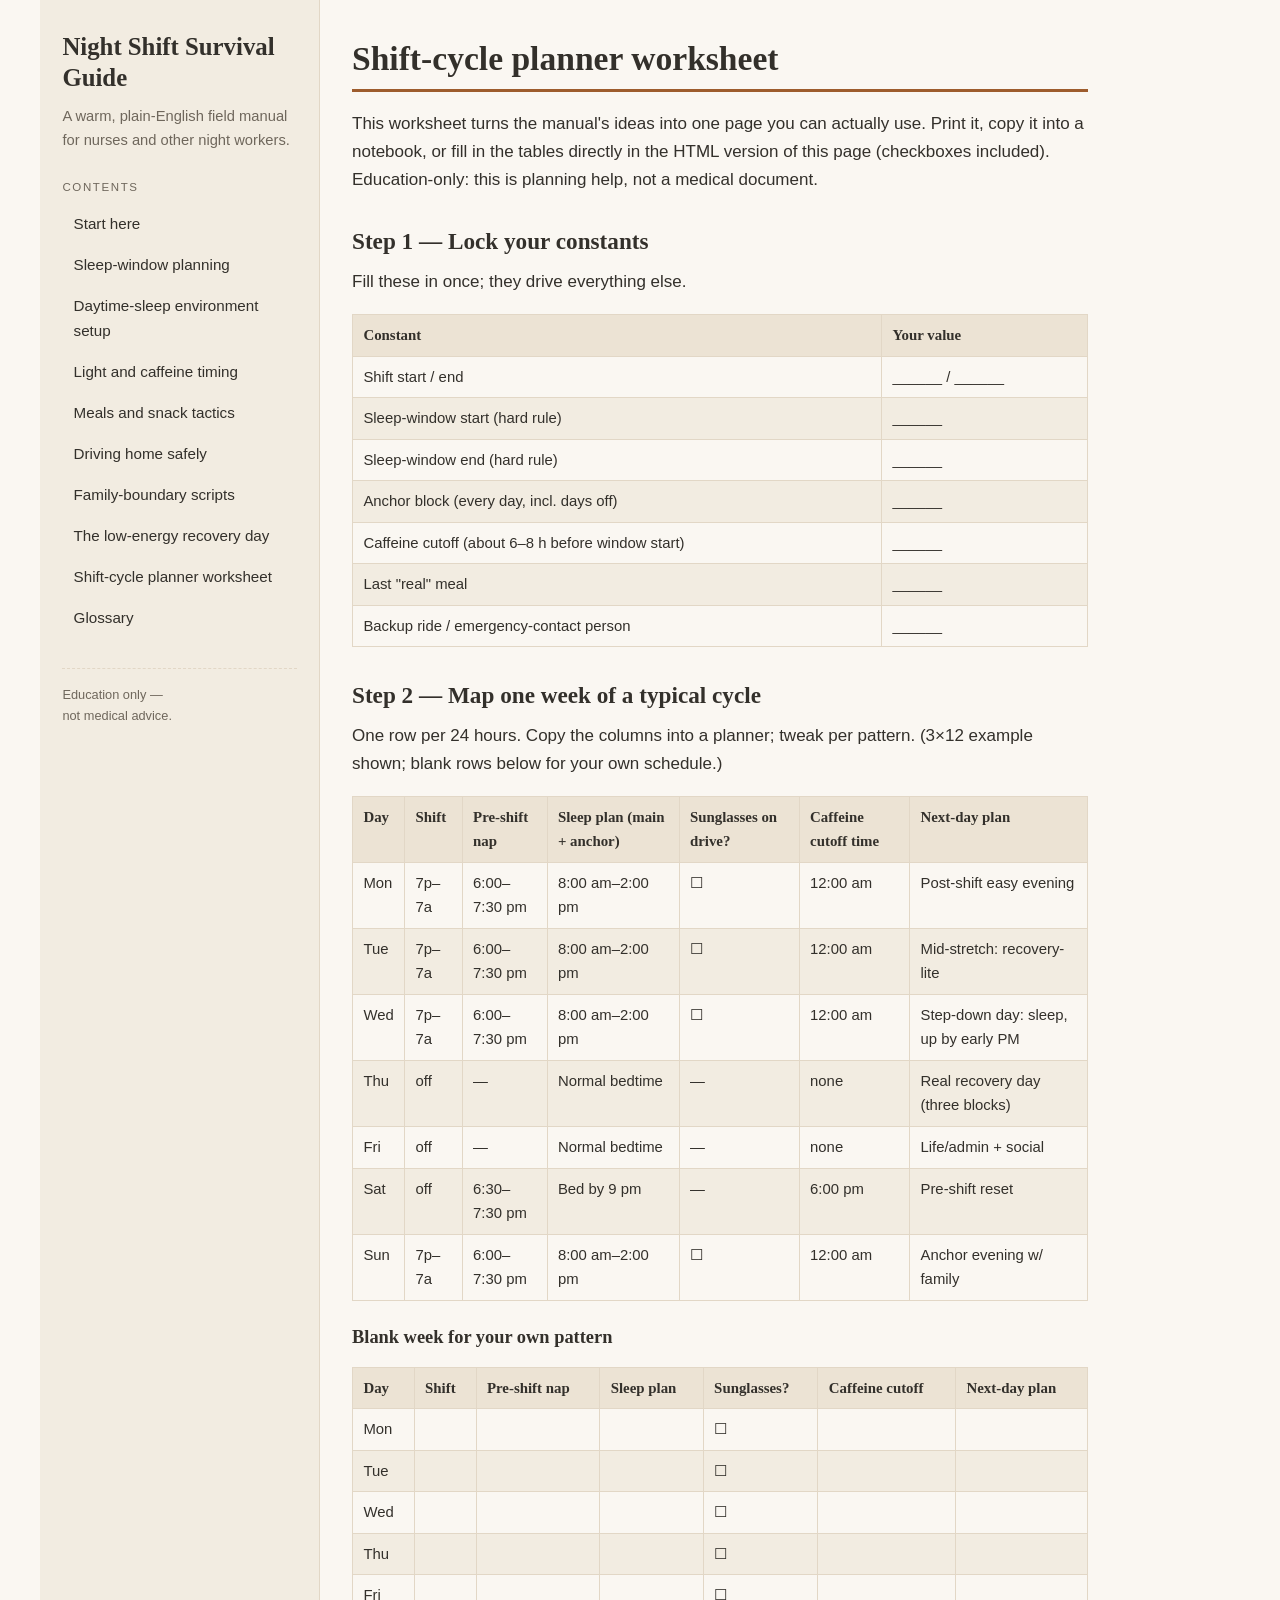
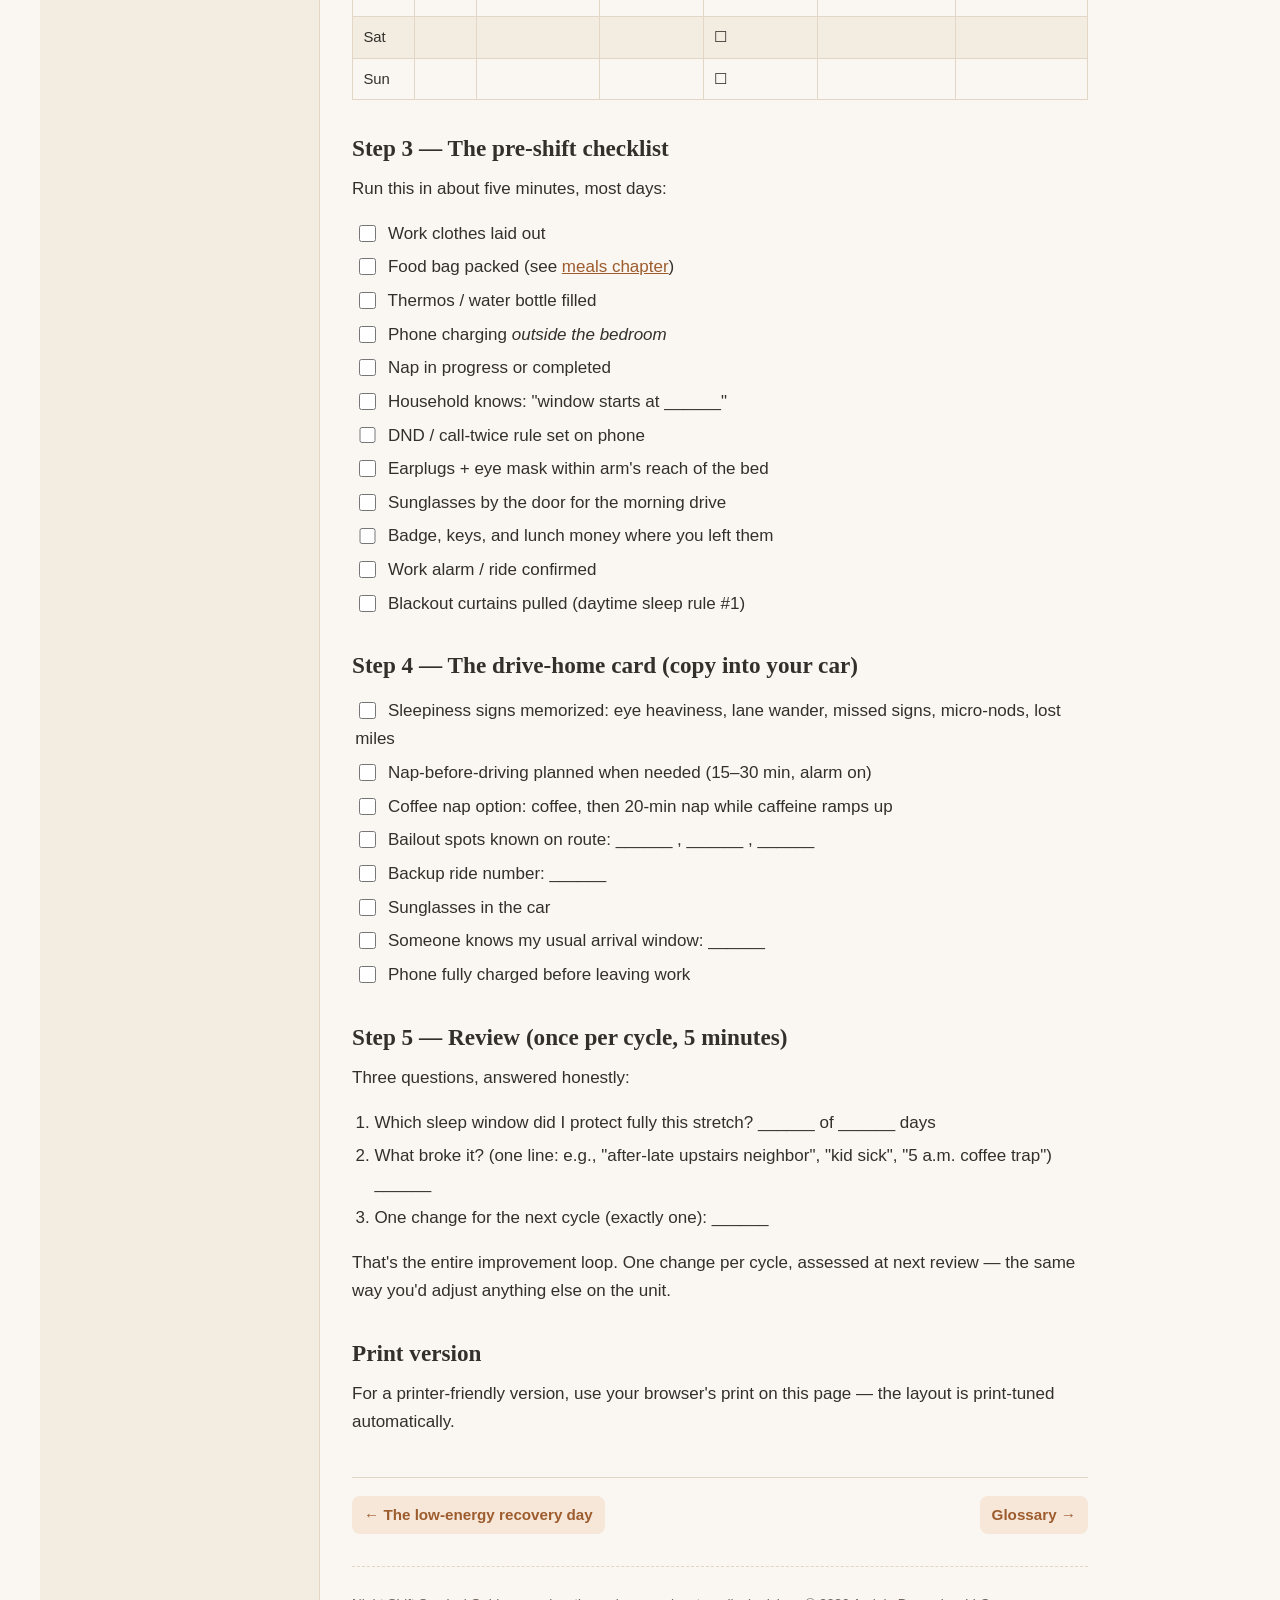
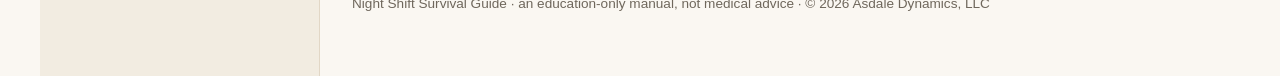
<file: site/shift-cycle-planner.html>
<!DOCTYPE html>
<html lang="en">
<head>
<meta charset="utf-8">
<meta name="viewport" content="width=device-width, initial-scale=1">
<title>Shift-cycle planner worksheet · Night Shift Survival Guide</title>
<meta name="description" content="This worksheet turns the manual&#x27;s ideas into one page you can actually use.">
<link rel="stylesheet" href="styles.css">
</head>
<body>
<div class="layout">
  <aside class="sidebar">
    <a class="brand" href="index.html">Night Shift Survival Guide</a>
    <p class="tagline">A warm, plain-English field manual for nurses and other night workers.</p>
    <nav class="toc" aria-label="Chapters">
      <p class="navlabel">Contents</p>
      <ul><li><a href="introduction.html" class="navlink">Start here</a></li>
<li><a href="sleep-window-planning.html" class="navlink">Sleep-window planning</a></li>
<li><a href="daytime-sleep-environment.html" class="navlink">Daytime-sleep environment setup</a></li>
<li><a href="light-and-caffeine-timing.html" class="navlink">Light and caffeine timing</a></li>
<li><a href="meals-and-snacks.html" class="navlink">Meals and snack tactics</a></li>
<li><a href="driving-home-safety.html" class="navlink">Driving home safely</a></li>
<li><a href="family-boundary-scripts.html" class="navlink">Family-boundary scripts</a></li>
<li><a href="low-energy-recovery-day.html" class="navlink">The low-energy recovery day</a></li>
<li><a href="shift-cycle-planner.html" class="navlink" current>Shift-cycle planner worksheet</a></li>
<li><a href="glossary.html" class="navlink">Glossary</a></li></ul>
    </nav>
    <p class="sidefoot">Education only —<br>not medical advice.</p>
  </aside>
  <main class="main">
    <article class="page">
<h1 id="shift-cycle-planner-worksheet">Shift-cycle planner worksheet</h1>
<p>This worksheet turns the manual's ideas into one page you can actually use. Print it, copy it into a notebook, or fill in the tables directly in the HTML version of this page (checkboxes included). Education-only: this is planning help, not a medical document.</p>
<h2 id="step-1-lock-your-constants">Step 1 — Lock your constants</h2>
<p>Fill these in once; they drive everything else.</p>
<table><thead><tr><th>Constant</th><th>Your value</th></tr></thead><tbody><tr><td>Shift start / end</td><td>______ / ______</td></tr><tr><td>Sleep-window start (hard rule)</td><td>______</td></tr><tr><td>Sleep-window end (hard rule)</td><td>______</td></tr><tr><td>Anchor block (every day, incl. days off)</td><td>______</td></tr><tr><td>Caffeine cutoff (about 6–8 h before window start)</td><td>______</td></tr><tr><td>Last "real" meal</td><td>______</td></tr><tr><td>Backup ride / emergency-contact person</td><td>______</td></tr></tbody></table>
<h2 id="step-2-map-one-week-of-a-typical-cycle">Step 2 — Map one week of a typical cycle</h2>
<p>One row per 24 hours. Copy the columns into a planner; tweak per pattern. (3×12 example shown; blank rows below for your own schedule.)</p>
<table><thead><tr><th>Day</th><th>Shift</th><th>Pre-shift nap</th><th>Sleep plan (main + anchor)</th><th>Sunglasses on drive?</th><th>Caffeine cutoff time</th><th>Next-day plan</th></tr></thead><tbody><tr><td>Mon</td><td>7p–7a</td><td>6:00–7:30 pm</td><td>8:00 am–2:00 pm</td><td>☐</td><td>12:00 am</td><td>Post-shift easy evening</td></tr><tr><td>Tue</td><td>7p–7a</td><td>6:00–7:30 pm</td><td>8:00 am–2:00 pm</td><td>☐</td><td>12:00 am</td><td>Mid-stretch: recovery-lite</td></tr><tr><td>Wed</td><td>7p–7a</td><td>6:00–7:30 pm</td><td>8:00 am–2:00 pm</td><td>☐</td><td>12:00 am</td><td>Step-down day: sleep, up by early PM</td></tr><tr><td>Thu</td><td>off</td><td>—</td><td>Normal bedtime</td><td>—</td><td>none</td><td>Real recovery day (three blocks)</td></tr><tr><td>Fri</td><td>off</td><td>—</td><td>Normal bedtime</td><td>—</td><td>none</td><td>Life/admin + social</td></tr><tr><td>Sat</td><td>off</td><td>6:30–7:30 pm</td><td>Bed by 9 pm</td><td>—</td><td>6:00 pm</td><td>Pre-shift reset</td></tr><tr><td>Sun</td><td>7p–7a</td><td>6:00–7:30 pm</td><td>8:00 am–2:00 pm</td><td>☐</td><td>12:00 am</td><td>Anchor evening w/ family</td></tr></tbody></table>
<h3 id="blank-week-for-your-own-pattern">Blank week for your own pattern</h3>
<table><thead><tr><th>Day</th><th>Shift</th><th>Pre-shift nap</th><th>Sleep plan</th><th>Sunglasses?</th><th>Caffeine cutoff</th><th>Next-day plan</th></tr></thead><tbody><tr><td>Mon</td><td></td><td></td><td></td><td>☐</td><td></td><td></td></tr><tr><td>Tue</td><td></td><td></td><td></td><td>☐</td><td></td><td></td></tr><tr><td>Wed</td><td></td><td></td><td></td><td>☐</td><td></td><td></td></tr><tr><td>Thu</td><td></td><td></td><td></td><td>☐</td><td></td><td></td></tr><tr><td>Fri</td><td></td><td></td><td></td><td>☐</td><td></td><td></td></tr><tr><td>Sat</td><td></td><td></td><td></td><td>☐</td><td></td><td></td></tr><tr><td>Sun</td><td></td><td></td><td></td><td>☐</td><td></td><td></td></tr></tbody></table>
<h2 id="step-3-the-pre-shift-checklist">Step 3 — The pre-shift checklist</h2>
<p>Run this in about five minutes, most days:</p>
<ul><li class="task"><input type="checkbox"> Work clothes laid out</li><li class="task"><input type="checkbox"> Food bag packed (see <a href="meals-and-snacks.html">meals chapter</a>)</li><li class="task"><input type="checkbox"> Thermos / water bottle filled</li><li class="task"><input type="checkbox"> Phone charging <em>outside the bedroom</em></li><li class="task"><input type="checkbox"> Nap in progress or completed</li><li class="task"><input type="checkbox"> Household knows: "window starts at ______"</li><li class="task"><input type="checkbox"> DND / call-twice rule set on phone</li><li class="task"><input type="checkbox"> Earplugs + eye mask within arm's reach of the bed</li><li class="task"><input type="checkbox"> Sunglasses by the door for the morning drive</li><li class="task"><input type="checkbox"> Badge, keys, and lunch money where you left them</li><li class="task"><input type="checkbox"> Work alarm / ride confirmed</li><li class="task"><input type="checkbox"> Blackout curtains pulled (daytime sleep rule #1)</li></ul>
<h2 id="step-4-the-drive-home-card-copy-into-your-car">Step 4 — The drive-home card (copy into your car)</h2>
<ul><li class="task"><input type="checkbox"> Sleepiness signs memorized: eye heaviness, lane wander, missed signs, micro-nods, lost miles</li><li class="task"><input type="checkbox"> Nap-before-driving planned when needed (15–30 min, alarm on)</li><li class="task"><input type="checkbox"> Coffee nap option: coffee, then 20-min nap while caffeine ramps up</li><li class="task"><input type="checkbox"> Bailout spots known on route: ______ , ______ , ______</li><li class="task"><input type="checkbox"> Backup ride number: ______</li><li class="task"><input type="checkbox"> Sunglasses in the car</li><li class="task"><input type="checkbox"> Someone knows my usual arrival window: ______</li><li class="task"><input type="checkbox"> Phone fully charged before leaving work</li></ul>
<h2 id="step-5-review-once-per-cycle-5-minutes">Step 5 — Review (once per cycle, 5 minutes)</h2>
<p>Three questions, answered honestly:</p>
<ol><li>Which sleep window did I protect fully this stretch? ______ of ______ days</li><li>What broke it? (one line: e.g., "after-late upstairs neighbor", "kid sick", "5 a.m. coffee trap") ______</li><li>One change for the next cycle (exactly one): ______</li></ol>
<p>That's the entire improvement loop. One change per cycle, assessed at next review — the same way you'd adjust anything else on the unit.</p>
<h2 id="print-version">Print version</h2>
<p>For a printer-friendly version, use your browser's print on this page — the layout is print-tuned automatically.</p>
    </article>
    <nav class="pager" aria-label="Page navigation">
        <a class="prev" href="low-energy-recovery-day.html">&larr; The low-energy recovery day</a>        <a class="next" href="glossary.html">Glossary &rarr;</a>
    </nav>
    <footer class="foot">
      <p>Night Shift Survival Guide · an education-only manual, not medical advice · © 2026 Asdale Dynamics, LLC</p>
    </footer>
  </main>
</div>
</body>
</html>
</file>
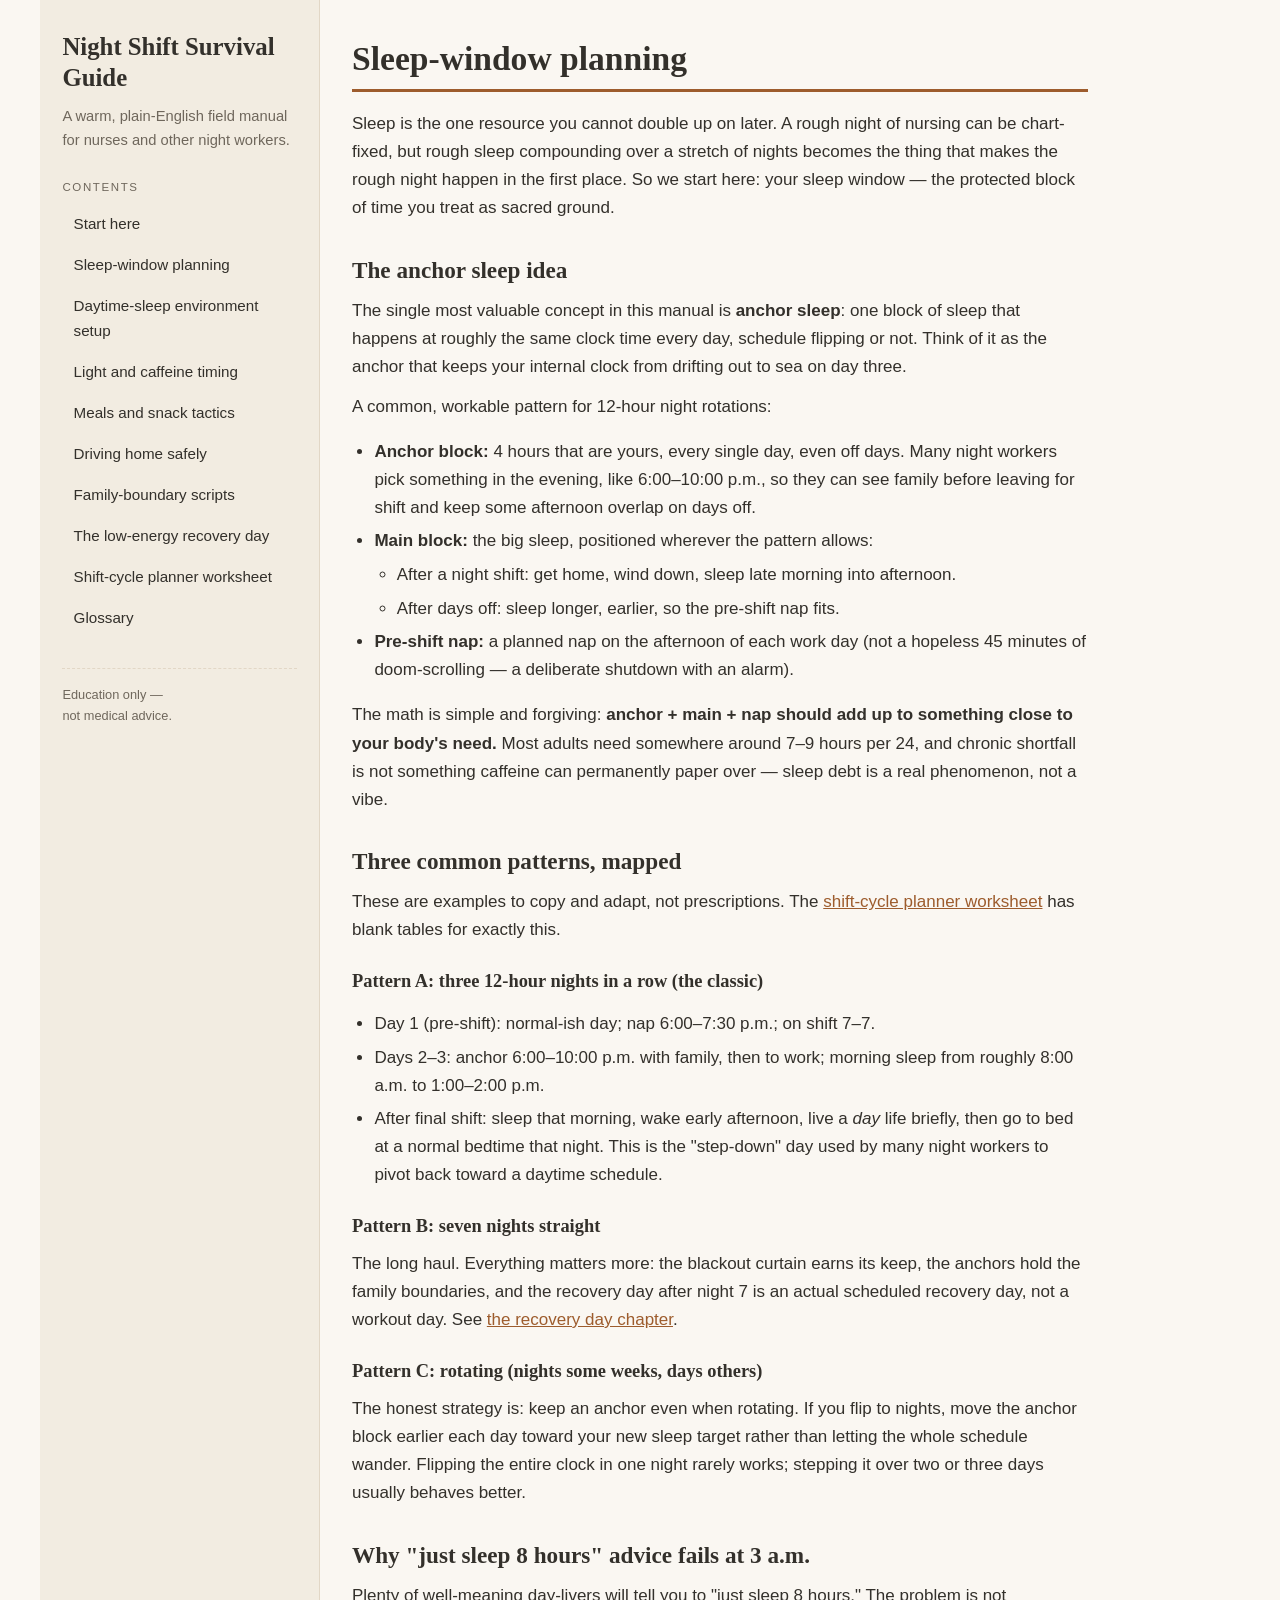
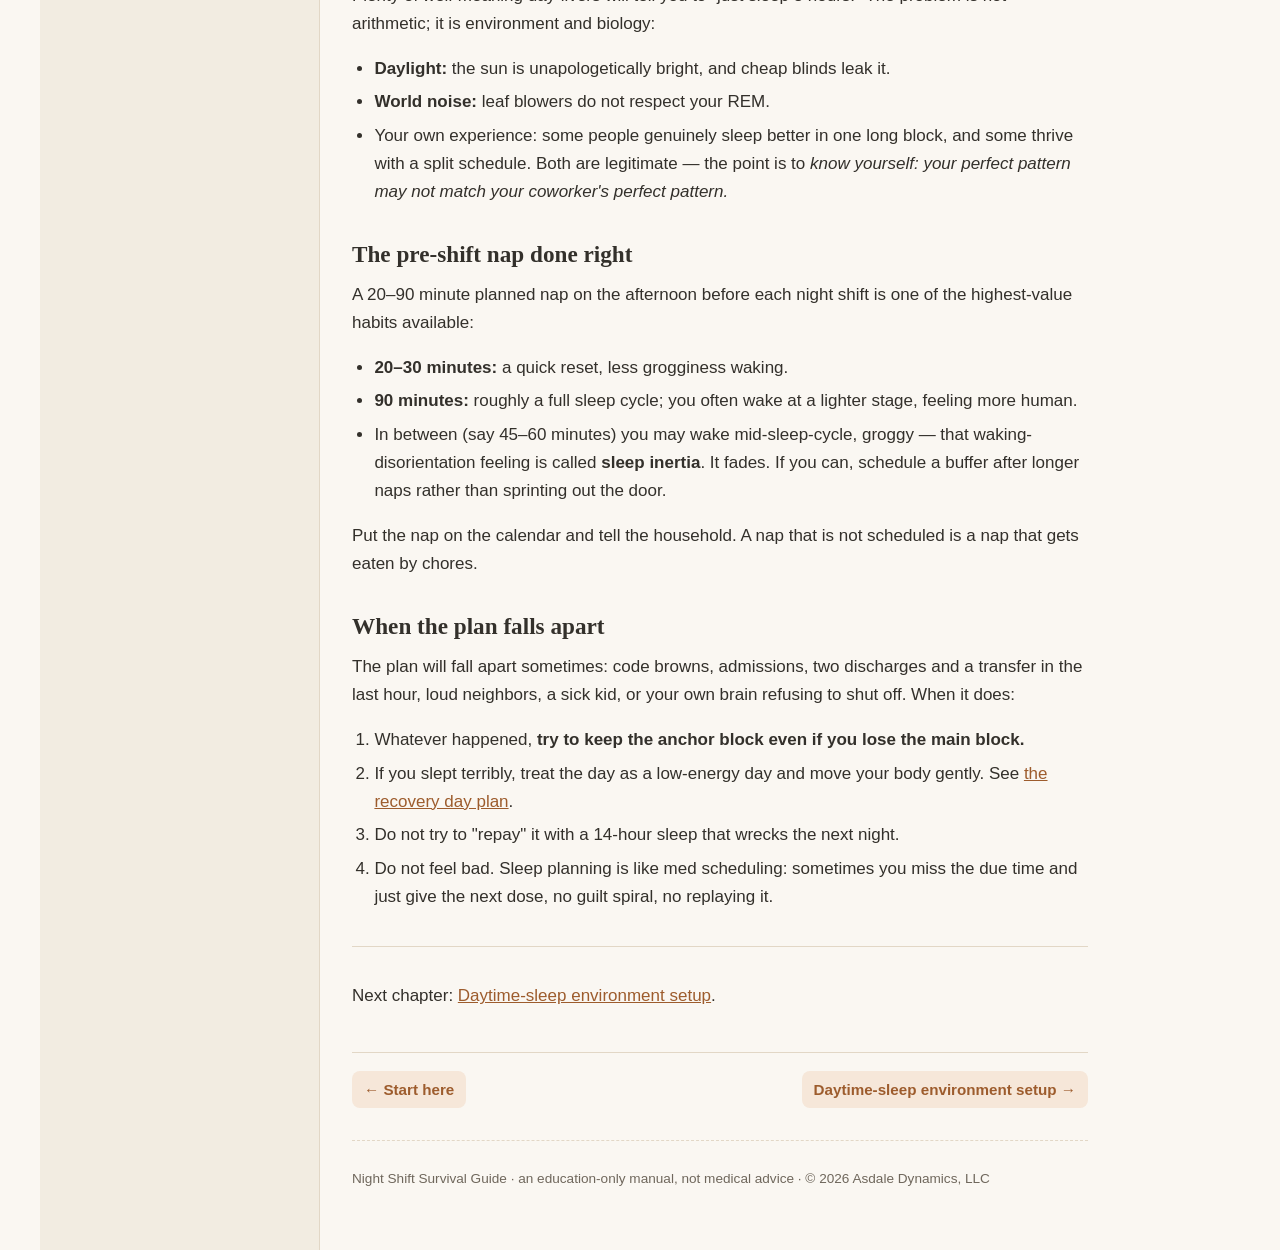
<file: site/sleep-window-planning.html>
<!DOCTYPE html>
<html lang="en">
<head>
<meta charset="utf-8">
<meta name="viewport" content="width=device-width, initial-scale=1">
<title>Sleep-window planning · Night Shift Survival Guide</title>
<meta name="description" content="Sleep is the one resource you cannot double up on later. A rough night of nursing can be chart-fixed, but rough sleep compounding over a stretch of nights becomes the thing that…">
<link rel="stylesheet" href="styles.css">
</head>
<body>
<div class="layout">
  <aside class="sidebar">
    <a class="brand" href="index.html">Night Shift Survival Guide</a>
    <p class="tagline">A warm, plain-English field manual for nurses and other night workers.</p>
    <nav class="toc" aria-label="Chapters">
      <p class="navlabel">Contents</p>
      <ul><li><a href="introduction.html" class="navlink">Start here</a></li>
<li><a href="sleep-window-planning.html" class="navlink" current>Sleep-window planning</a></li>
<li><a href="daytime-sleep-environment.html" class="navlink">Daytime-sleep environment setup</a></li>
<li><a href="light-and-caffeine-timing.html" class="navlink">Light and caffeine timing</a></li>
<li><a href="meals-and-snacks.html" class="navlink">Meals and snack tactics</a></li>
<li><a href="driving-home-safety.html" class="navlink">Driving home safely</a></li>
<li><a href="family-boundary-scripts.html" class="navlink">Family-boundary scripts</a></li>
<li><a href="low-energy-recovery-day.html" class="navlink">The low-energy recovery day</a></li>
<li><a href="shift-cycle-planner.html" class="navlink">Shift-cycle planner worksheet</a></li>
<li><a href="glossary.html" class="navlink">Glossary</a></li></ul>
    </nav>
    <p class="sidefoot">Education only —<br>not medical advice.</p>
  </aside>
  <main class="main">
    <article class="page">
<h1 id="sleep-window-planning">Sleep-window planning</h1>
<p>Sleep is the one resource you cannot double up on later. A rough night of nursing can be chart-fixed, but rough sleep compounding over a stretch of nights becomes the thing that makes the rough night happen in the first place. So we start here: your sleep window — the protected block of time you treat as sacred ground.</p>
<h2 id="the-anchor-sleep-idea">The anchor sleep idea</h2>
<p>The single most valuable concept in this manual is <strong>anchor sleep</strong>: one block of sleep that happens at roughly the same clock time every day, schedule flipping or not. Think of it as the anchor that keeps your internal clock from drifting out to sea on day three.</p>
<p>A common, workable pattern for 12-hour night rotations:</p>
<ul><li><strong>Anchor block:</strong> 4 hours that are yours, every single day, even off days. Many night workers pick something in the evening, like 6:00–10:00 p.m., so they can see family before leaving for shift and keep some afternoon overlap on days off.</li><li><strong>Main block:</strong> the big sleep, positioned wherever the pattern allows:<ul><li>After a night shift: get home, wind down, sleep late morning into afternoon.</li><li>After days off: sleep longer, earlier, so the pre-shift nap fits.</li></ul></li><li><strong>Pre-shift nap:</strong> a planned nap on the afternoon of each work day (not a hopeless 45 minutes of doom-scrolling — a deliberate shutdown with an alarm).</li></ul>
<p>The math is simple and forgiving: <strong>anchor + main + nap should add up to something close to your body's need.</strong> Most adults need somewhere around 7–9 hours per 24, and chronic shortfall is not something caffeine can permanently paper over — sleep debt is a real phenomenon, not a vibe.</p>
<h2 id="three-common-patterns-mapped">Three common patterns, mapped</h2>
<p>These are examples to copy and adapt, not prescriptions. The <a href="shift-cycle-planner.html">shift-cycle planner worksheet</a> has blank tables for exactly this.</p>
<h3 id="pattern-a-three-12-hour-nights-in-a-row-the-classic">Pattern A: three 12-hour nights in a row (the classic)</h3>
<ul><li>Day 1 (pre-shift): normal-ish day; nap 6:00–7:30 p.m.; on shift 7–7.</li><li>Days 2–3: anchor 6:00–10:00 p.m. with family, then to work; morning sleep from roughly 8:00 a.m. to 1:00–2:00 p.m.</li><li>After final shift: sleep that morning, wake early afternoon, live a <em>day</em> life briefly, then go to bed at a normal bedtime that night. This is the "step-down" day used by many night workers to pivot back toward a daytime schedule.</li></ul>
<h3 id="pattern-b-seven-nights-straight">Pattern B: seven nights straight</h3>
<p>The long haul. Everything matters more: the blackout curtain earns its keep, the anchors hold the family boundaries, and the recovery day after night 7 is an actual scheduled recovery day, not a workout day. See <a href="low-energy-recovery-day.html">the recovery day chapter</a>.</p>
<h3 id="pattern-c-rotating-nights-some-weeks-days-others">Pattern C: rotating (nights some weeks, days others)</h3>
<p>The honest strategy is: keep an anchor even when rotating. If you flip to nights, move the anchor block earlier each day toward your new sleep target rather than letting the whole schedule wander. Flipping the entire clock in one night rarely works; stepping it over two or three days usually behaves better.</p>
<h2 id="why-just-sleep-8-hours-advice-fails-at-3-am">Why "just sleep 8 hours" advice fails at 3 a.m.</h2>
<p>Plenty of well-meaning day-livers will tell you to "just sleep 8 hours." The problem is not arithmetic; it is environment and biology:</p>
<ul><li><strong>Daylight:</strong> the sun is unapologetically bright, and cheap blinds leak it.</li><li><strong>World noise:</strong> leaf blowers do not respect your REM.</li><li>Your own experience: some people genuinely sleep better in one long block, and some thrive with a split schedule. Both are legitimate — the point is to <em>know yourself: your perfect pattern may not match your coworker's perfect pattern.</em></li></ul>
<h2 id="the-pre-shift-nap-done-right">The pre-shift nap done right</h2>
<p>A 20–90 minute planned nap on the afternoon before each night shift is one of the highest-value habits available:</p>
<ul><li><strong>20–30 minutes:</strong> a quick reset, less grogginess waking.</li><li><strong>90 minutes:</strong> roughly a full sleep cycle; you often wake at a lighter stage, feeling more human.</li><li>In between (say 45–60 minutes) you may wake mid-sleep-cycle, groggy — that waking-disorientation feeling is called <strong>sleep inertia</strong>. It fades. If you can, schedule a buffer after longer naps rather than sprinting out the door.</li></ul>
<p>Put the nap on the calendar and tell the household. A nap that is not scheduled is a nap that gets eaten by chores.</p>
<h2 id="when-the-plan-falls-apart">When the plan falls apart</h2>
<p>The plan will fall apart sometimes: code browns, admissions, two discharges and a transfer in the last hour, loud neighbors, a sick kid, or your own brain refusing to shut off. When it does:</p>
<ol><li>Whatever happened, <strong>try to keep the anchor block even if you lose the main block.</strong></li><li>If you slept terribly, treat the day as a low-energy day and move your body gently. See <a href="low-energy-recovery-day.html">the recovery day plan</a>.</li><li>Do not try to "repay" it with a 14-hour sleep that wrecks the next night.</li><li>Do not feel bad. Sleep planning is like med scheduling: sometimes you miss the due time and just give the next dose, no guilt spiral, no replaying it.</li></ol>
<hr>
<p>Next chapter: <a href="daytime-sleep-environment.html">Daytime-sleep environment setup</a>.</p>
    </article>
    <nav class="pager" aria-label="Page navigation">
        <a class="prev" href="introduction.html">&larr; Start here</a>        <a class="next" href="daytime-sleep-environment.html">Daytime-sleep environment setup &rarr;</a>
    </nav>
    <footer class="foot">
      <p>Night Shift Survival Guide · an education-only manual, not medical advice · © 2026 Asdale Dynamics, LLC</p>
    </footer>
  </main>
</div>
</body>
</html>
</file>
<file: site/styles.css>
:root {
  --bg: #faf7f2;
  --panel: #f2ece1;
  --panel-2: #ece3d4;
  --ink: #33302b;
  --muted: #6f675c;
  --accent: #9d5c2d;
  --accent-soft: #f6e7d9;
  --sage: #5f7355;
  --border: #e2d7c6;
  --code-bg: #f0e8da;
  --shadow: rgba(90, 70, 40, 0.08);
}

@media (prefers-color-scheme: dark) {
  :root {
    --bg: #242320;
    --panel: #2b2a26;
    --panel-2: #33312c;
    --ink: #e9e3d7;
    --muted: #a79d8e;
    --accent: #d9975a;
    --accent-soft: #3a2f24;
    --sage: #94a987;
    --border: #403d36;
    --code-bg: #35322c;
    --shadow: rgba(0, 0, 0, 0.25);
  }
}

* { box-sizing: border-box; }

html { scroll-behavior: smooth; }

body {
  margin: 0;
  background: var(--bg);
  color: var(--ink);
  font-family: -apple-system, BlinkMacSystemFont, "Segoe UI", Roboto,
    "Helvetica Neue", Arial, sans-serif;
  font-size: 17px;
  line-height: 1.65;
}

.layout {
  display: grid;
  grid-template-columns: 280px minmax(0, 1fr);
  max-width: 1200px;
  margin: 0 auto;
  min-height: 100vh;
}

.sidebar {
  border-right: 1px solid var(--border);
  padding: 2rem 1.4rem;
  background: var(--panel);
}

.brand {
  font-family: Georgia, "Iowan Old Style", "Times New Roman", serif;
  font-size: 1.55rem;
  font-weight: 700;
  line-height: 1.25;
  color: var(--ink);
  text-decoration: none;
  display: block;
}

.brand:hover { color: var(--accent); }

.tagline {
  color: var(--muted);
  font-size: 0.92rem;
  margin: 0.6rem 0 1.6rem;
}

.navlabel {
  font-size: 0.72rem;
  letter-spacing: 0.14em;
  text-transform: uppercase;
  color: var(--muted);
  margin: 0 0 0.5rem;
}

.toc ul {
  list-style: none;
  margin: 0;
  padding: 0;
}

.toc li {
  margin: 0;
}

.toc a {
  display: block;
  padding: 0.42rem 0.7rem;
  margin: 0.15rem 0;
  color: var(--ink);
  text-decoration: none;
  border-radius: 8px;
  font-size: 0.95rem;
}

.toc a:hover {
  background: var(--panel-2);
}

.toc a.current {
  background: var(--accent-soft);
  color: var(--accent);
  font-weight: 600;
}

.sidefoot {
  margin-top: 2rem;
  font-size: 0.8rem;
  color: var(--muted);
  border-top: 1px dashed var(--border);
  padding-top: 0.9rem;
}

.main {
  padding: 2.2rem 2rem 3rem;
  min-width: 0;
}

.page {
  max-width: 46rem;
}

h1, h2, h3, h4 {
  font-family: Georgia, "Iowan Old Style", "Times New Roman", serif;
  line-height: 1.25;
  color: var(--ink);
}

h1 {
  font-size: 2.1rem;
  margin: 0.2rem 0 1.1rem;
  padding-bottom: 0.55rem;
  border-bottom: 3px solid var(--accent);
}

h2 {
  font-size: 1.45rem;
  margin: 2.1rem 0 0.7rem;
}

h3 {
  font-size: 1.15rem;
  margin: 1.6rem 0 0.5rem;
}

p { margin: 0.75rem 0; }

a { color: var(--accent); }

a:hover { color: var(--sage); }

ul, ol { padding-left: 1.4rem; }

li { margin: 0.35rem 0; }

li.task { list-style: none; margin-left: -1.2rem; }

li.task input[type="checkbox"] {
  accent-color: var(--accent);
  margin-right: 0.45rem;
  width: 1.05rem;
  height: 1.05rem;
  vertical-align: -0.18rem;
}

blockquote {
  margin: 1.1rem 0;
  padding: 0.7rem 1.1rem;
  background: var(--accent-soft);
  border-left: 4px solid var(--accent);
  border-radius: 0 10px 10px 0;
  color: var(--ink);
}

blockquote p { margin: 0.35rem 0; }

code {
  background: var(--code-bg);
  padding: 0.12em 0.38em;
  border-radius: 5px;
  font-size: 0.9em;
  font-family: ui-monospace, SFMono-Regular, Menlo, Consolas, monospace;
}

pre {
  background: var(--code-bg);
  padding: 0.8rem 1rem;
  border-radius: 10px;
  overflow-x: auto;
}

pre code { padding: 0; background: none; }

table {
  border-collapse: collapse;
  width: 100%;
  margin: 1.1rem 0;
  font-size: 0.93rem;
}

th, td {
  border: 1px solid var(--border);
  padding: 0.5rem 0.65rem;
  text-align: left;
  vertical-align: top;
}

th {
  background: var(--panel-2);
  font-family: Georgia, serif;
}

tbody tr:nth-child(even) { background: var(--panel); }

hr {
  border: none;
  border-top: 1px solid var(--border);
  margin: 2.2rem 0;
}

.pager {
  display: flex;
  justify-content: space-between;
  gap: 1rem;
  max-width: 46rem;
  margin-top: 2.6rem;
  padding-top: 1.1rem;
  border-top: 1px solid var(--border);
  font-size: 0.95rem;
}

.pager span.gap { visibility: hidden; }

.pager a {
  text-decoration: none;
  font-weight: 600;
  padding: 0.4rem 0.75rem;
  border-radius: 8px;
  background: var(--accent-soft);
}

.pager a:hover { background: var(--panel-2); }

.foot {
  max-width: 46rem;
  margin-top: 2rem;
  color: var(--muted);
  font-size: 0.85rem;
  border-top: 1px dashed var(--border);
  padding-top: 0.9rem;
}

.hero {
  margin-bottom: 2rem;
}

.hero h1 {
  font-size: 2.5rem;
  border-bottom: none;
  margin-bottom: 0.4rem;
}

.hero .lede {
  font-size: 1.18rem;
  color: var(--muted);
  margin-top: 0;
}

.cards {
  list-style: none;
  padding: 0;
  margin: 1.6rem 0;
}

.cards li {
  margin: 0.75rem 0;
}

.cards a {
  display: block;
  text-decoration: none;
  color: var(--ink);
  background: var(--panel);
  border: 1px solid var(--border);
  border-radius: 12px;
  padding: 0.85rem 1.1rem;
  transition: border-color 0.15s ease, transform 0.15s ease;
  box-shadow: 0 1px 3px var(--shadow);
}

.cards a:hover {
  border-color: var(--accent);
  transform: translateY(-1px);
}

.cards .card-title {
  font-family: Georgia, serif;
  font-weight: 700;
  font-size: 1.05rem;
}

.cards .card-blurb {
  color: var(--muted);
  font-size: 0.92rem;
  margin: 0.25rem 0 0;
}

.callout {
  background: var(--accent-soft);
  border: 1px solid var(--border);
  border-left: 4px solid var(--sage);
  border-radius: 0 12px 12px 0;
  padding: 0.85rem 1.1rem;
  margin: 1.4rem 0;
}

.callout h2 { margin-top: 0.4rem; }

@media (max-width: 860px) {
  .layout { grid-template-columns: 1fr; }

  .sidebar {
    border-right: none;
    border-bottom: 1px solid var(--border);
    padding: 1.4rem 1.2rem;
  }

  .toc ul { display: flex; flex-wrap: wrap; gap: 0.3rem; }

  .toc a { padding: 0.3rem 0.65rem; border: 1px solid var(--border); }

  .sidefoot { display: none; }

  .main { padding: 1.4rem 1.1rem 2.5rem; }
}

@media print {
  .sidebar, .pager, .foot { display: none; }

  .layout {
    display: block;
    max-width: none;
  }

  .main { padding: 0; }

  body { font-size: 11pt; background: #fff; color: #000; }

  h1 { border-bottom: 2px solid #000; }

  h2 { break-after: avoid; }

  table { font-size: 9.5pt; break-inside: auto; }

  tr, blockquote, li { break-inside: avoid; }

  a { color: inherit; text-decoration: none; }

  li.task input[type="checkbox"] {
    -webkit-print-color-adjust: exact;
    print-color-adjust: exact;
  }
}
</file>
